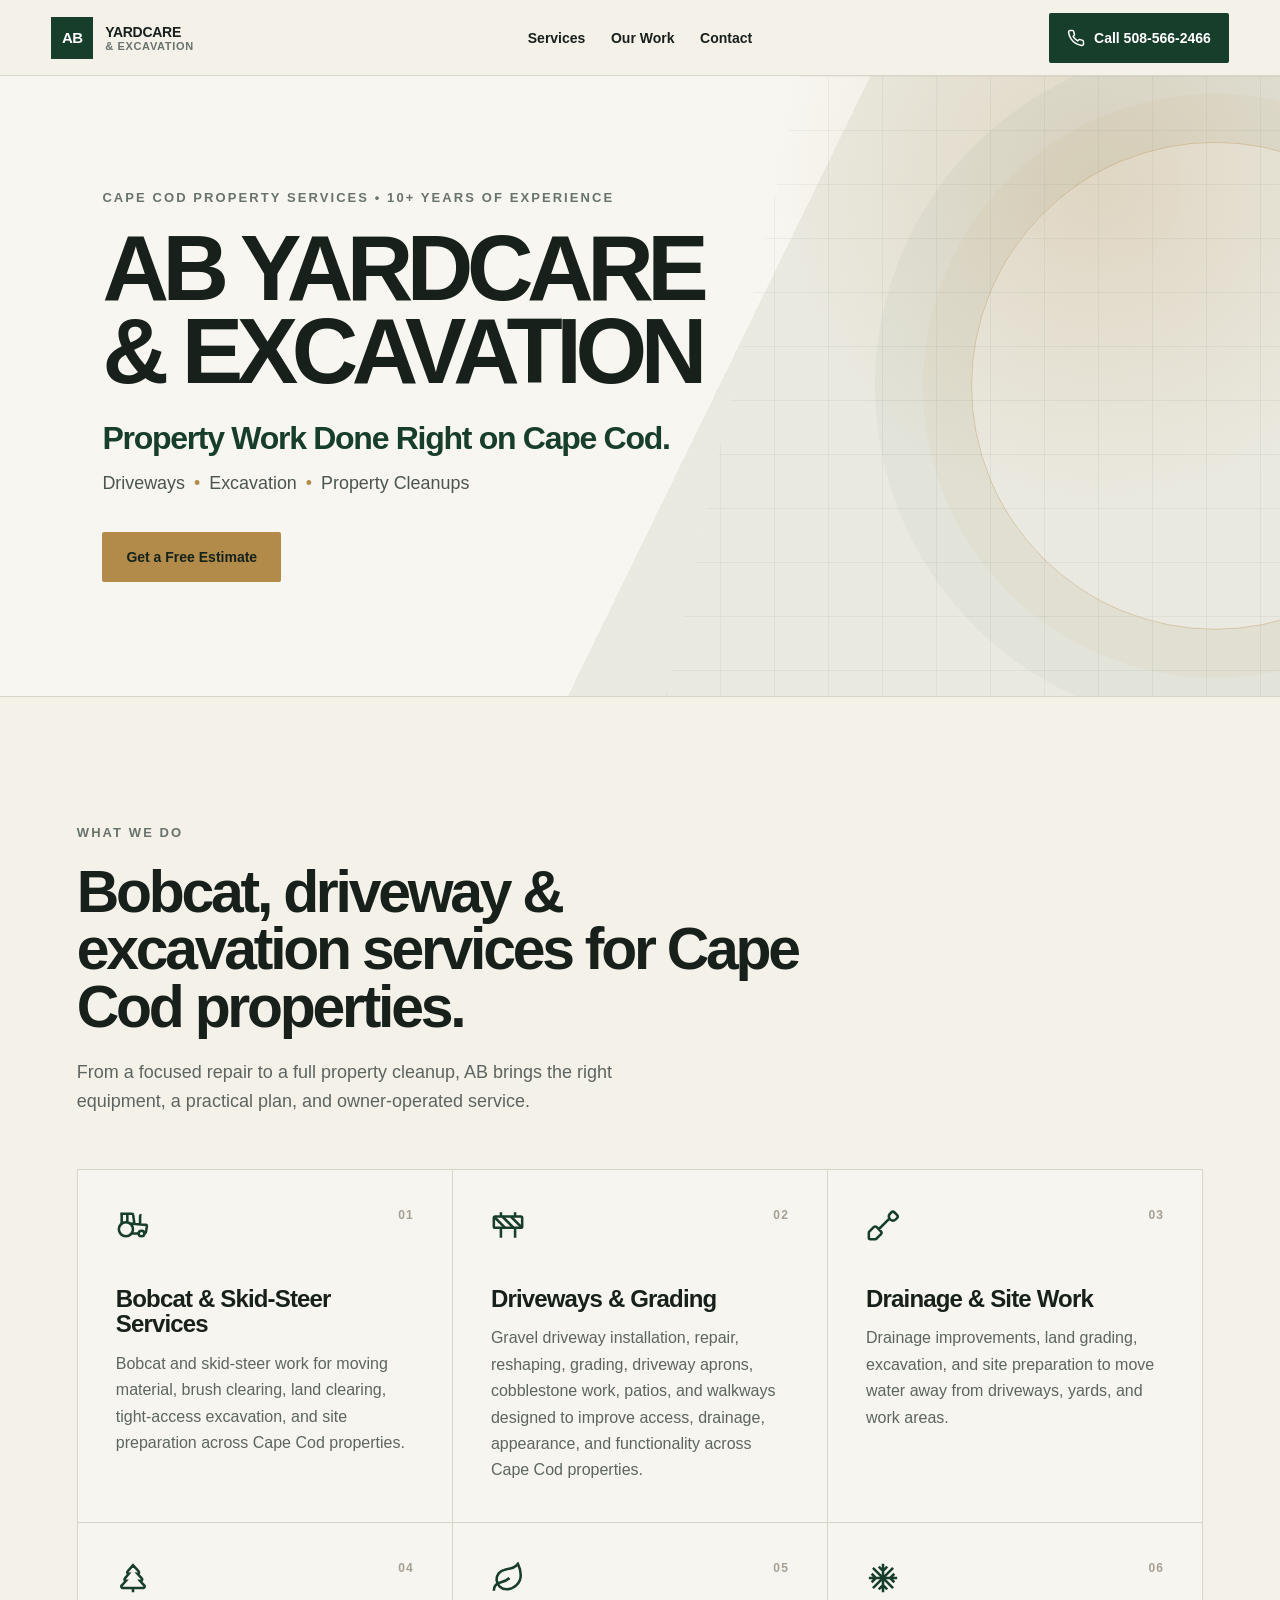
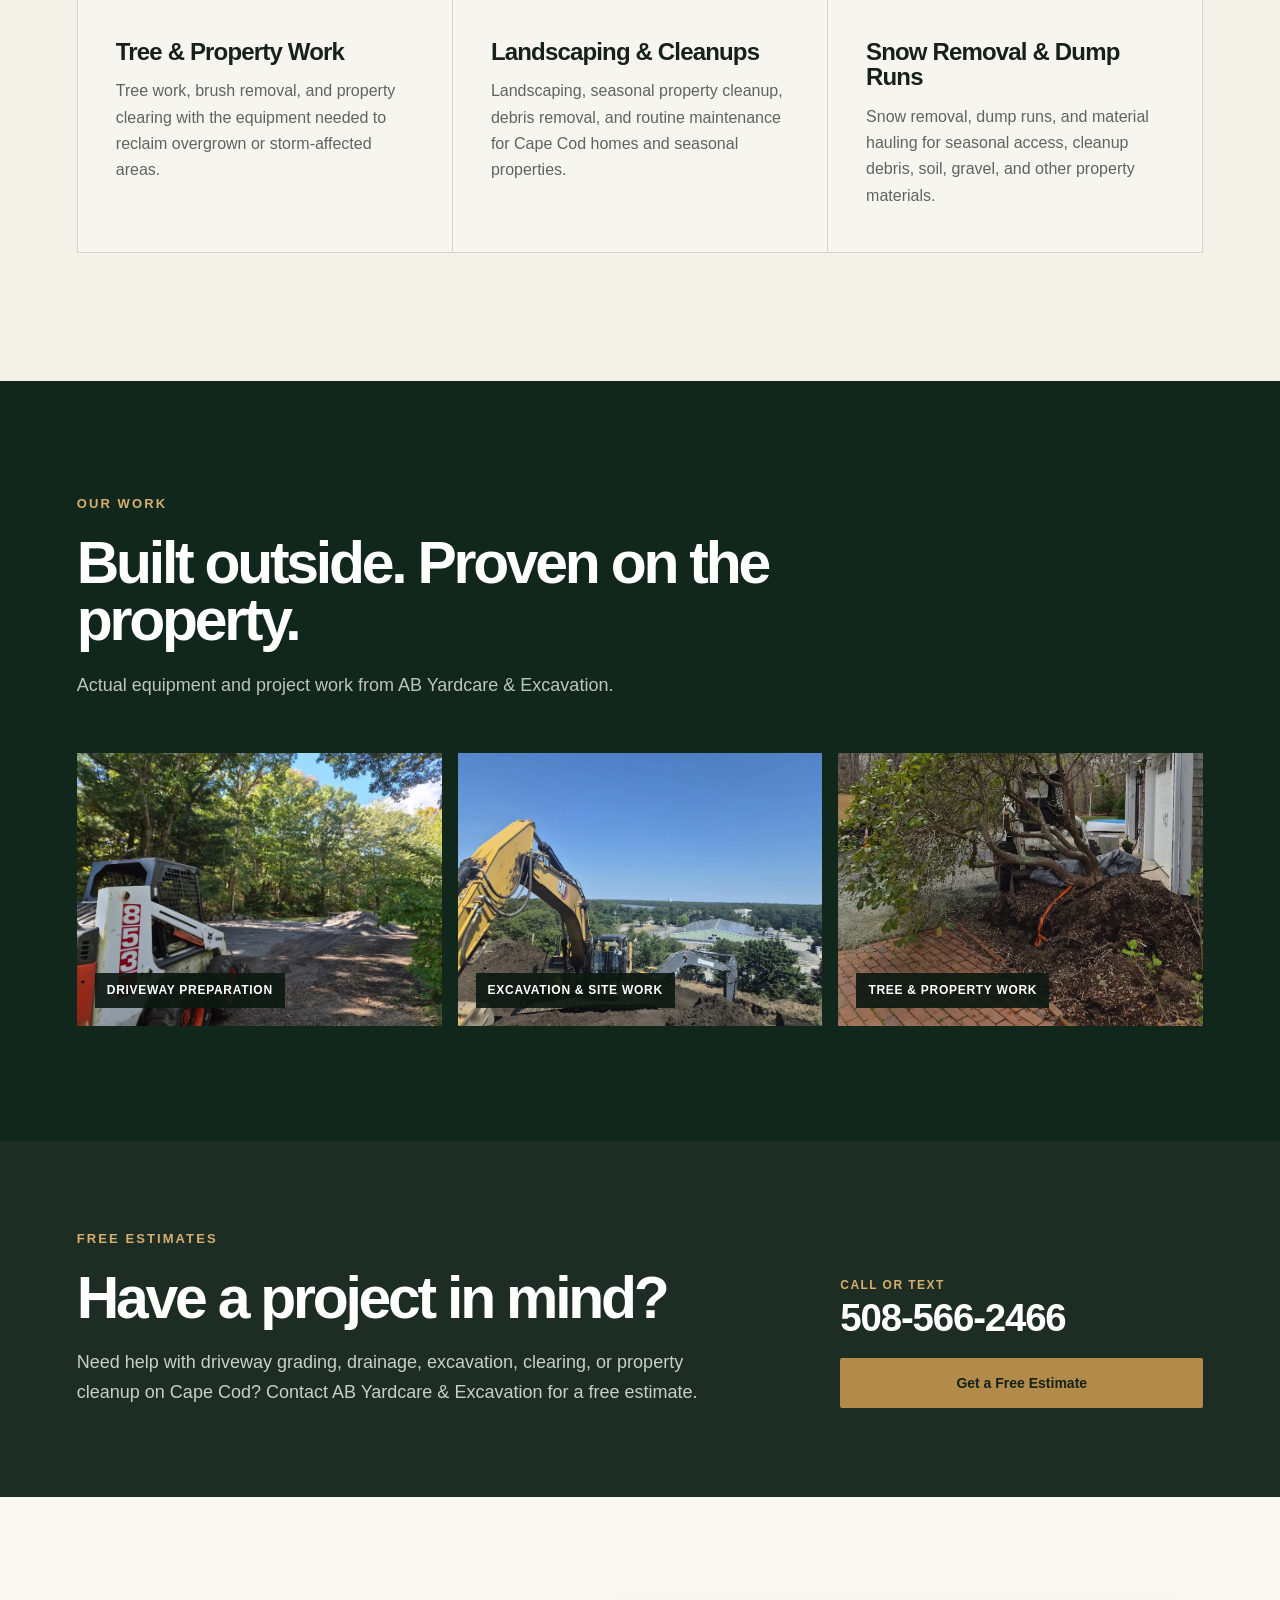
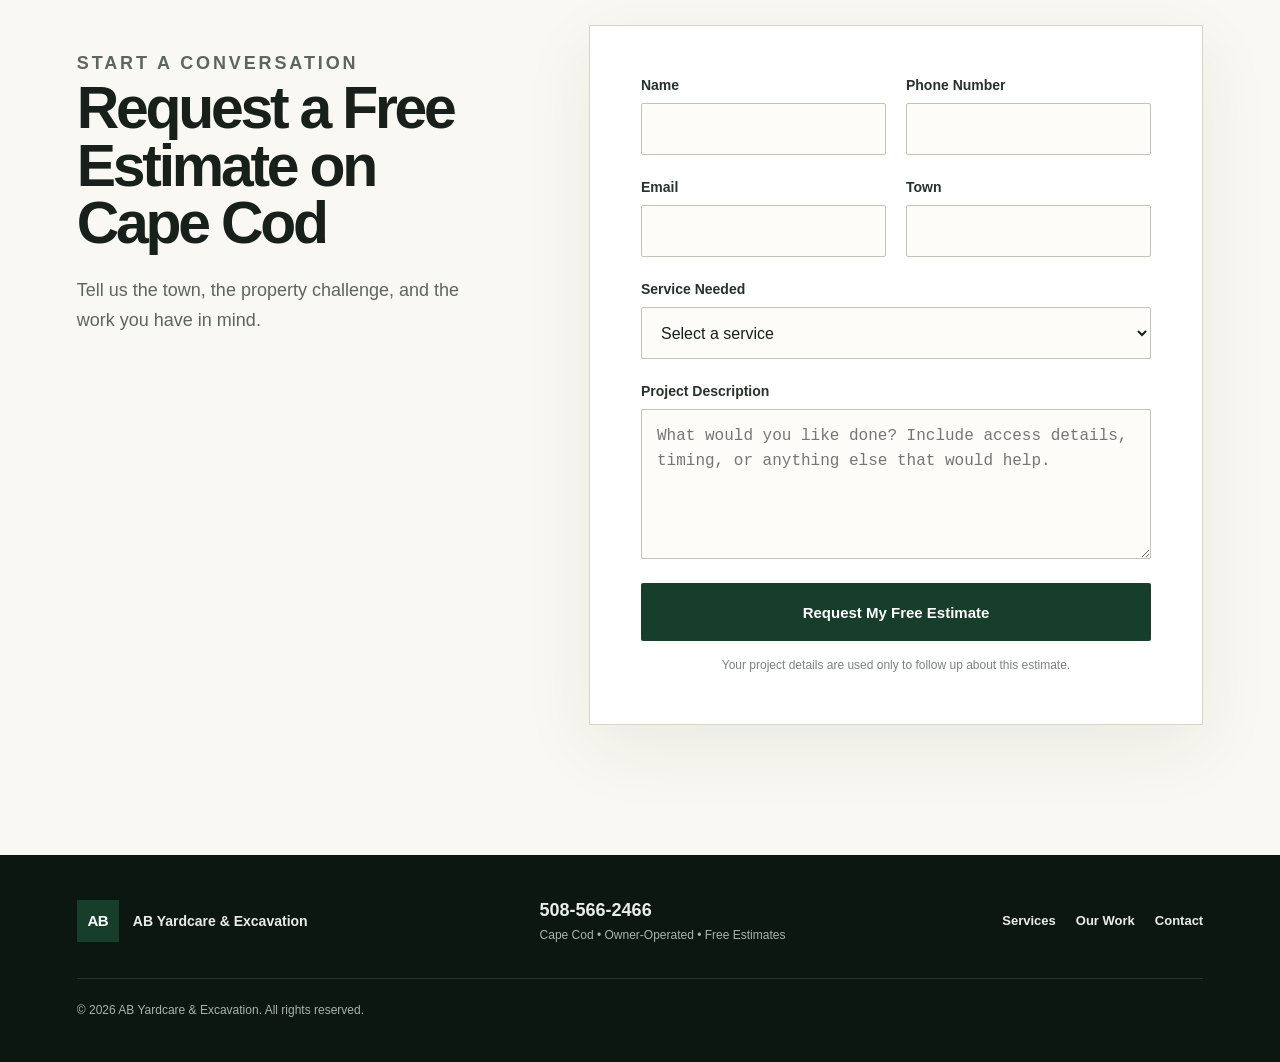
<file: index.html>
<!doctype html>
<html lang="en">
<head>
  <meta charset="utf-8">
  <meta name="viewport" content="width=device-width, initial-scale=1, viewport-fit=cover">
  <meta name="build" content="2026-10-06-github-reupload-1">
  <title>AB Yardcare &amp; Excavation | Bobcat &amp; Driveway Services Cape Cod</title>
  <meta name="description" content="AB Yardcare & Excavation provides Cape Cod Bobcat, driveway, grading, drainage and excavation services. Owner-operated, 10+ years. Free estimates.">
  <meta name="robots" content="index, follow">
  <link rel="canonical" href="https://qforman-dev.github.io/AB-Yardwork-Construction/">
  <link rel="icon" href="favicon.png" type="image/png">
  <link rel="stylesheet" href="styles.css?v=20261006-hero-background-1">
  <meta property="og:type" content="website">
  <meta property="og:title" content="AB Yardcare & Excavation | Bobcat & Driveway Services Cape Cod">
  <meta property="og:description" content="Cape Cod Bobcat, driveway, grading, drainage and excavation services. Owner-operated, 10+ years. Free estimates.">
  <meta property="og:url" content="https://qforman-dev.github.io/AB-Yardwork-Construction/">
  <meta property="og:image" content="https://qforman-dev.github.io/AB-Yardwork-Construction/assets/cape-cod-bobcat-gravel-driveway.webp">
  <script src="app.js?v=20261006-brand-update-1" defer></script>
</head>
<body>
<main>
  <header class="site-header">
    <a class="brand" href="#top" aria-label="AB Yardcare & Excavation home"><span class="brand-mark">AB</span><span>Yardcare <b>&amp; Excavation</b></span></a>
    <nav aria-label="Primary navigation"><a href="#services">Services</a><a href="#work">Our Work</a><a href="#contact">Contact</a></nav>
    <a class="button header-call" href="tel:+15085662466"><svg class="phone-icon" viewBox="0 0 24 24" fill="none" stroke="currentColor" stroke-width="2" stroke-linecap="round" stroke-linejoin="round" aria-hidden="true"><path d="M22 16.92v3a2 2 0 0 1-2.18 2 19.79 19.79 0 0 1-8.63-3.07 19.5 19.5 0 0 1-6-6A19.79 19.79 0 0 1 2.12 4.18 2 2 0 0 1 4.11 2h3a2 2 0 0 1 2 1.72c.13.96.36 1.9.69 2.8a2 2 0 0 1-.45 2.11L8.09 9.91a16 16 0 0 0 6 6l1.27-1.27a2 2 0 0 1 2.11-.45c.91.33 1.85.56 2.81.69A2 2 0 0 1 22 16.92Z"/></svg><span>Call 508-566-2466</span></a>
  </header>

  <section class="hero" id="top">
    <div class="hero-copy">
      <p class="eyebrow">Cape Cod property services • 10+ years of experience</p>
      <h1>AB Yardcare<br>&amp; Excavation</h1>
      <h2>Property Work Done Right on Cape Cod.</h2>
      <p class="hero-services">Driveways <span>•</span> Excavation <span>•</span> Property Cleanups</p>
      <div class="hero-actions"><a class="button button-gold" href="#contact">Get a Free Estimate</a></div>
    </div>
  </section>

  <section class="section services-section" id="services">
    <div class="section-heading">
      <p class="eyebrow">What we do</p>
      <h2>Bobcat, driveway &amp; excavation services for Cape Cod properties.</h2>
      <p>From a focused repair to a full property cleanup, AB brings the right equipment, a practical plan, and owner-operated service.</p>
    </div>
    <div class="service-grid">
      <article class="service-card"><div class="service-number">01</div><svg viewBox="0 0 24 24" fill="none" stroke="currentColor" stroke-width="2" aria-hidden="true"><path d="m10 11 11 .9a1 1 0 0 1 .8 1.1l-.7 4.2a1 1 0 0 1-1 .8H20M16 18h-5M18 5a1 1 0 0 0-1 1v5.6M3 4h8.1a1 1 0 0 1 1 .9l.9 6.3M4 11V4M8 10V4"/><circle cx="18" cy="18" r="2"/><circle cx="7" cy="15" r="5"/></svg><h3>Bobcat &amp; Skid-Steer Services</h3><p>Bobcat and skid-steer work for moving material, brush clearing, land clearing, tight-access excavation, and site preparation across Cape Cod properties.</p></article>
      <article class="service-card"><div class="service-number">02</div><svg viewBox="0 0 24 24" fill="none" stroke="currentColor" stroke-width="2" aria-hidden="true"><rect x="2" y="6" width="20" height="8" rx="1"/><path d="M17 14v7M7 14v7M17 3v3M7 3v3M10 14 2 6M14 6l8 8M8 6l8 8"/></svg><h3>Driveways &amp; Grading</h3><p>Gravel driveway installation, repair, reshaping, grading, driveway aprons, cobblestone work, patios, and walkways designed to improve access, drainage, appearance, and functionality across Cape Cod properties.</p></article>
      <article class="service-card"><div class="service-number">03</div><svg viewBox="0 0 24 24" fill="none" stroke="currentColor" stroke-width="2" aria-hidden="true"><path d="m20 3 2 2a1.5 1.5 0 0 1 0 2l-1 1a3 3 0 0 1-4 0 3 3 0 0 1 0-4l1-1a1.5 1.5 0 0 1 2 0ZM3 22a1 1 0 0 1-1-1v-3.6a1 1 0 0 1 .3-.7l3.3-3.3a1.2 1.2 0 0 1 1.8 0l3.2 3.2a1.2 1.2 0 0 1 0 1.8l-3.3 3.3a1 1 0 0 1-.7.3ZM9 15l8-8"/></svg><h3>Drainage &amp; Site Work</h3><p>Drainage improvements, land grading, excavation, and site preparation to move water away from driveways, yards, and work areas.</p></article>
      <article class="service-card"><div class="service-number">04</div><svg viewBox="0 0 24 24" fill="none" stroke="currentColor" stroke-width="2" aria-hidden="true"><path d="m17 14 3 3.3a1 1 0 0 1-.7 1.7H4.7a1 1 0 0 1-.7-1.7L7 14a1 1 0 0 1-.7-1.7L9 9a1 1 0 0 1-.8-1.7L12 3l4 4.3a1 1 0 0 1-.8 1.7l3 3.3a1 1 0 0 1-.7 1.7H17ZM12 22v-3"/></svg><h3>Tree &amp; Property Work</h3><p>Tree work, brush removal, and property clearing with the equipment needed to reclaim overgrown or storm-affected areas.</p></article>
      <article class="service-card"><div class="service-number">05</div><svg viewBox="0 0 24 24" fill="none" stroke="currentColor" stroke-width="2" aria-hidden="true"><path d="M11 20A7 7 0 0 1 9.8 6.1C15.5 5 17 4.5 19 2c1 2 2 4.2 2 8 0 5.5-4.8 10-10 10ZM2 21c0-3 1.9-5.4 5.1-6C9.5 14.5 12 13 13 12"/></svg><h3>Landscaping &amp; Cleanups</h3><p>Landscaping, seasonal property cleanup, debris removal, and routine maintenance for Cape Cod homes and seasonal properties.</p></article>
      <article class="service-card"><div class="service-number">06</div><svg viewBox="0 0 24 24" fill="none" stroke="currentColor" stroke-width="2" aria-hidden="true"><path d="M12 2v20M2 12h20M4.9 4.9l14.2 14.2M19.1 4.9 4.9 19.1M9 4l3 3 3-3M9 20l3-3 3 3M4 9l3 3-3 3M20 9l-3 3 3 3"/></svg><h3>Snow Removal &amp; Dump Runs</h3><p>Snow removal, dump runs, and material hauling for seasonal access, cleanup debris, soil, gravel, and other property materials.</p></article>
    </div>
  </section>

  <section class="work-section" id="work">
    <div class="section-heading section-heading-light"><p class="eyebrow">Our work</p><h2>Built outside. Proven on the property.</h2><p>Actual equipment and project work from AB Yardcare &amp; Excavation.</p></div>
    <div class="project-grid">
      <figure class="project project-1"><img src="assets/cape-cod-bobcat-gravel-driveway.webp" width="1600" height="1200" alt="AB Yardcare & Excavation Bobcat grading a gravel driveway on Cape Cod" loading="lazy"><figcaption>Driveway preparation</figcaption></figure>
      <figure class="project project-2"><img src="assets/cape-cod-excavation-site-work.webp?v=20261006-gallery-image-1" width="2048" height="1325" alt="Excavators completing site work and land grading on Cape Cod" loading="lazy"><figcaption>Excavation &amp; site work</figcaption></figure>
      <figure class="project project-3"><img src="assets/cape-cod-tree-property-work.webp" width="1089" height="1450" alt="Tree and root ball removal at a Cape Cod residential property" loading="lazy"><figcaption>Tree &amp; property work</figcaption></figure>
    </div>
  </section>

  <section class="cta-section"><div><p class="eyebrow">Free estimates</p><h2>Have a project in mind?</h2><p>Need help with driveway grading, drainage, excavation, clearing, or property cleanup on Cape Cod? Contact AB Yardcare &amp; Excavation for a free estimate.</p></div><div class="cta-actions"><a class="cta-phone" href="tel:+15085662466"><span>Call or Text</span>508-566-2466</a><a class="button button-gold" href="#contact">Get a Free Estimate</a></div></section>

  <section class="contact-section" id="contact">
    <aside class="contact-aside"><p class="eyebrow">Start a conversation</p><h2>Request a Free Estimate on Cape Cod</h2><p>Tell us the town, the property challenge, and the work you have in mind.</p></aside>
    <form id="estimate-form" class="estimate-form" action="https://formspree.io/f/meaeqwyz" method="POST">
      <div class="form-row"><label>Name<input name="name" autocomplete="name" required maxlength="100"></label><label>Phone Number<input name="phone" type="tel" autocomplete="tel" required maxlength="30"></label></div>
      <div class="form-row"><label>Email<input name="email" type="email" autocomplete="email" maxlength="160"></label><label>Town<input name="propertyAddress" autocomplete="address-level2" required maxlength="200"></label></div>
      <label>Service Needed<select class="form-select" name="serviceNeeded" required><option value="" disabled selected>Select a service</option><option>Bobcat &amp; Skid-Steer Services</option><option>Driveways &amp; Grading</option><option>Drainage &amp; Site Work</option><option>Tree &amp; Property Work</option><option>Landscaping &amp; Cleanups</option><option>Snow Removal &amp; Dump Runs</option><option>Other / Not Sure</option></select></label>
      <label>Project Description<textarea name="projectDescription" required maxlength="2000" rows="6" placeholder="What would you like done? Include access details, timing, or anything else that would help."></textarea></label>
      <label class="honeypot" aria-hidden="true">Website<input name="_gotcha" tabindex="-1" autocomplete="off"></label>
      <button class="button submit-button" type="submit">Request My Free Estimate</button>
      <p id="form-message" class="form-message" role="status" hidden></p>
      <p class="privacy-note">Your project details are used only to follow up about this estimate.</p>
    </form>
  </section>

  <footer><div class="footer-brand"><span class="brand-mark">AB</span><span>AB Yardcare &amp; Excavation</span></div><div><a href="tel:+15085662466">508-566-2466</a><span>Cape Cod • Owner-Operated • Free Estimates</span></div><nav aria-label="Footer navigation"><a href="#services">Services</a><a href="#work">Our Work</a><a href="#contact">Contact</a></nav><small>© 2026 AB Yardcare &amp; Excavation. All rights reserved.</small></footer>
</main>
<script type="application/ld+json">{"@context":"https://schema.org","@type":["LocalBusiness","HomeAndConstructionBusiness"],"name":"AB Yardcare & Excavation","telephone":"+1-508-566-2466","url":"https://qforman-dev.github.io/AB-Yardwork-Construction/","areaServed":{"@type":"Place","name":"Cape Cod, Massachusetts"},"description":"Owner-operated Cape Cod property services company with more than 10 years of experience in Bobcat and skid-steer services, driveway grading, drainage, excavation, site work, clearing, landscaping, property cleanup, hauling, and snow removal."}</script>
</body>
</html>
</file>
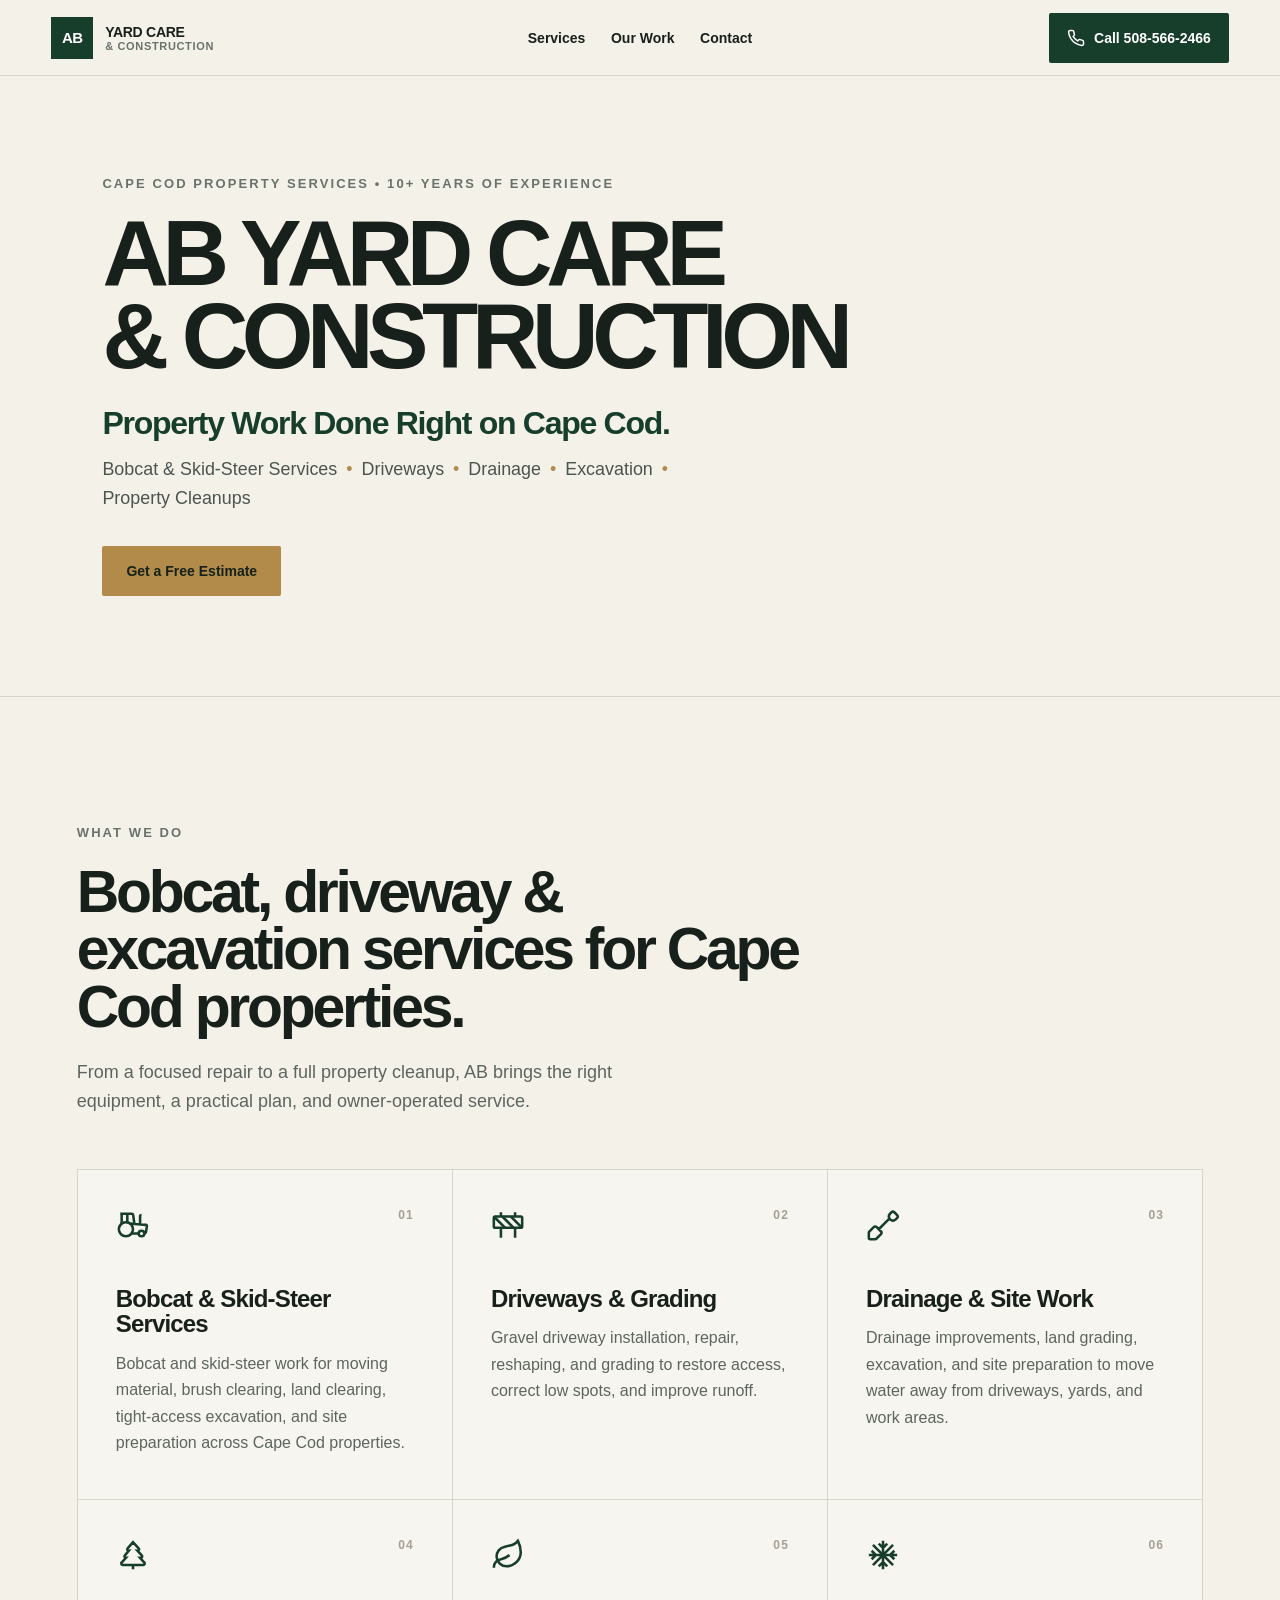
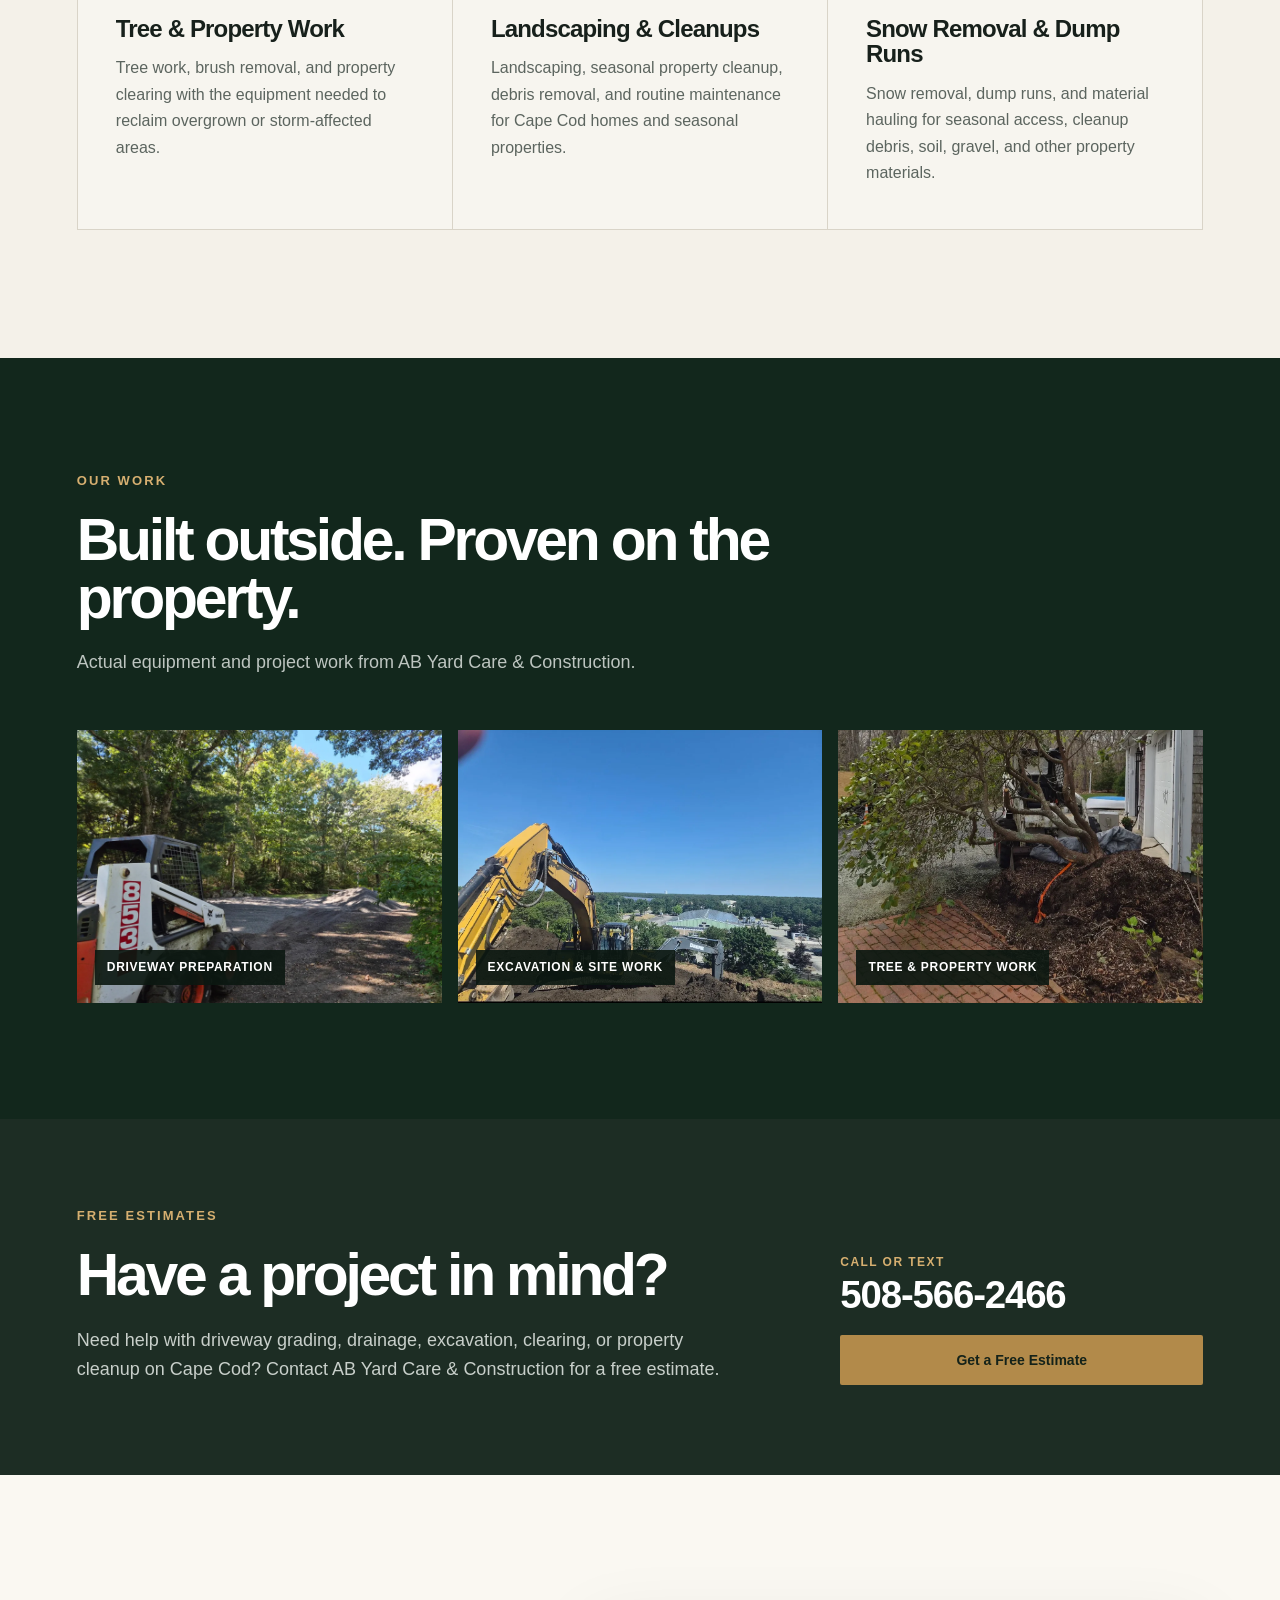
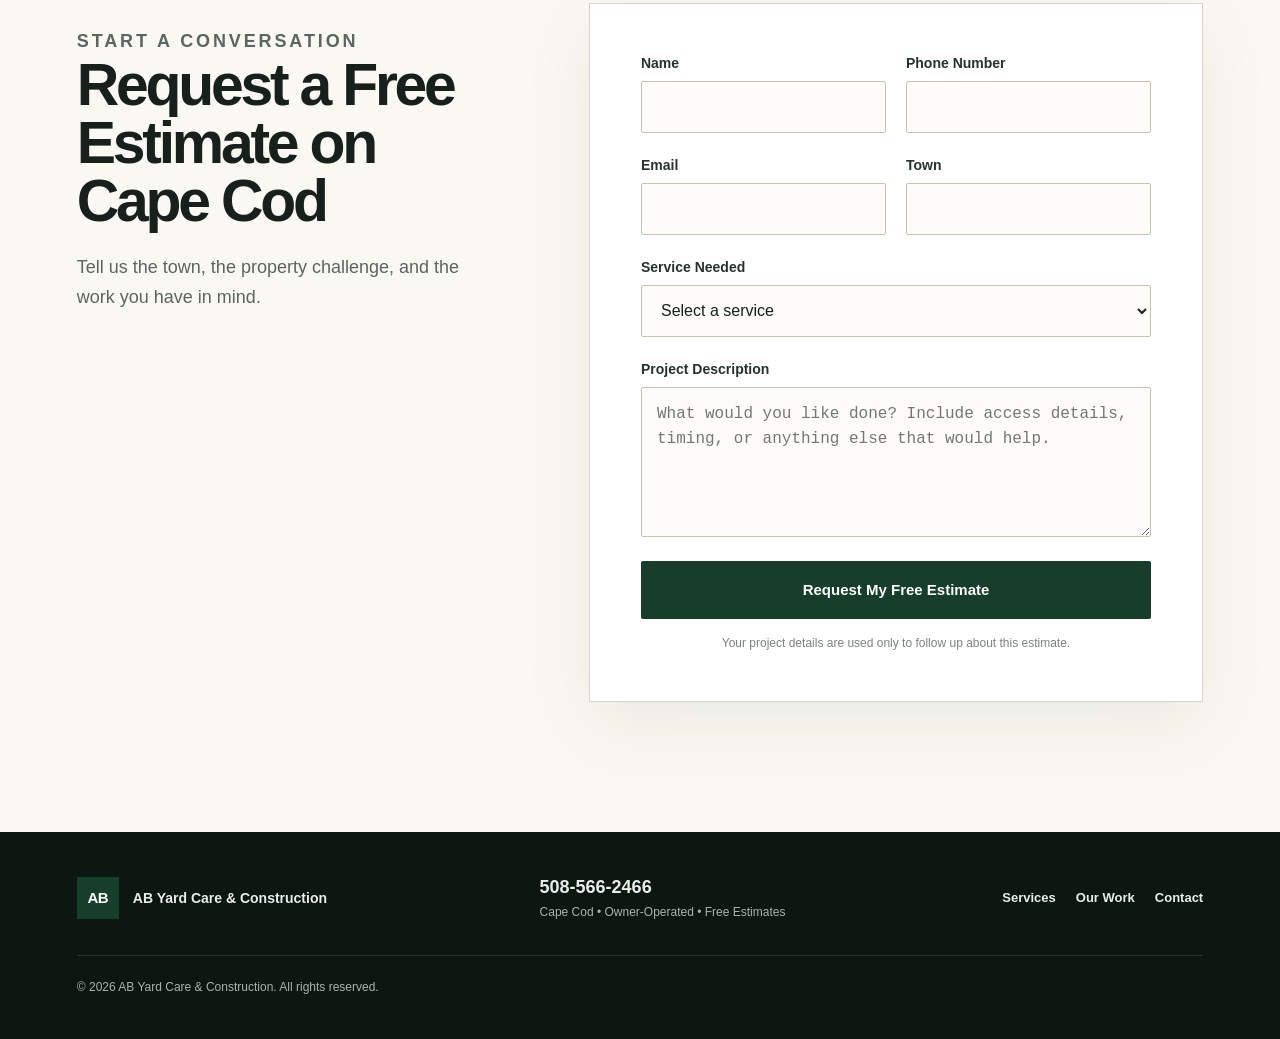
<file: ab-yard-care-construction-github-pages/index.html>
<!doctype html>
<html lang="en">
<head>
  <meta charset="utf-8">
  <meta name="viewport" content="width=device-width, initial-scale=1">
  <title>AB Yard Care &amp; Construction | Bobcat &amp; Driveway Services Cape Cod</title>
  <meta name="description" content="AB Yard Care & Construction provides Cape Cod Bobcat, driveway, grading, drainage and excavation services. Owner-operated, 10+ years. Free estimates.">
  <meta name="robots" content="index, follow">
  <link rel="canonical" href="https://qforman-dev.github.io/AB-Yardwork/">
  <link rel="icon" href="favicon.png" type="image/png">
  <link rel="stylesheet" href="styles.css">
  <meta property="og:type" content="website">
  <meta property="og:title" content="AB Yard Care & Construction | Bobcat & Driveway Services Cape Cod">
  <meta property="og:description" content="Cape Cod Bobcat, driveway, grading, drainage and excavation services. Owner-operated, 10+ years. Free estimates.">
  <meta property="og:url" content="https://qforman-dev.github.io/AB-Yardwork/">
  <meta property="og:image" content="https://qforman-dev.github.io/AB-Yardwork/assets/cape-cod-bobcat-gravel-driveway.webp">
  <script src="app.js" defer></script>
</head>
<body>
<main>
  <header class="site-header">
    <a class="brand" href="#top" aria-label="AB Yard Care & Construction home"><span class="brand-mark">AB</span><span>Yard Care <b>&amp; Construction</b></span></a>
    <nav aria-label="Primary navigation"><a href="#services">Services</a><a href="#work">Our Work</a><a href="#contact">Contact</a></nav>
    <a class="button header-call" href="tel:+15085662466"><svg class="phone-icon" viewBox="0 0 24 24" fill="none" stroke="currentColor" stroke-width="2" stroke-linecap="round" stroke-linejoin="round" aria-hidden="true"><path d="M22 16.92v3a2 2 0 0 1-2.18 2 19.79 19.79 0 0 1-8.63-3.07 19.5 19.5 0 0 1-6-6A19.79 19.79 0 0 1 2.12 4.18 2 2 0 0 1 4.11 2h3a2 2 0 0 1 2 1.72c.13.96.36 1.9.69 2.8a2 2 0 0 1-.45 2.11L8.09 9.91a16 16 0 0 0 6 6l1.27-1.27a2 2 0 0 1 2.11-.45c.91.33 1.85.56 2.81.69A2 2 0 0 1 22 16.92Z"/></svg><span>Call 508-566-2466</span></a>
  </header>

  <section class="hero" id="top">
    <div class="hero-copy">
      <p class="eyebrow">Cape Cod property services • 10+ years of experience</p>
      <h1>AB Yard Care<br>&amp; Construction</h1>
      <h2>Property Work Done Right on Cape Cod.</h2>
      <p class="hero-services">Bobcat &amp; Skid-Steer Services <span>•</span> Driveways <span>•</span> Drainage <span>•</span> Excavation <span>•</span> Property Cleanups</p>
      <div class="hero-actions"><a class="button button-gold" href="#contact">Get a Free Estimate</a></div>
    </div>
  </section>

  <section class="section services-section" id="services">
    <div class="section-heading">
      <p class="eyebrow">What we do</p>
      <h2>Bobcat, driveway &amp; excavation services for Cape Cod properties.</h2>
      <p>From a focused repair to a full property cleanup, AB brings the right equipment, a practical plan, and owner-operated service.</p>
    </div>
    <div class="service-grid">
      <article class="service-card"><div class="service-number">01</div><svg viewBox="0 0 24 24" fill="none" stroke="currentColor" stroke-width="2" aria-hidden="true"><path d="m10 11 11 .9a1 1 0 0 1 .8 1.1l-.7 4.2a1 1 0 0 1-1 .8H20M16 18h-5M18 5a1 1 0 0 0-1 1v5.6M3 4h8.1a1 1 0 0 1 1 .9l.9 6.3M4 11V4M8 10V4"/><circle cx="18" cy="18" r="2"/><circle cx="7" cy="15" r="5"/></svg><h3>Bobcat &amp; Skid-Steer Services</h3><p>Bobcat and skid-steer work for moving material, brush clearing, land clearing, tight-access excavation, and site preparation across Cape Cod properties.</p></article>
      <article class="service-card"><div class="service-number">02</div><svg viewBox="0 0 24 24" fill="none" stroke="currentColor" stroke-width="2" aria-hidden="true"><rect x="2" y="6" width="20" height="8" rx="1"/><path d="M17 14v7M7 14v7M17 3v3M7 3v3M10 14 2 6M14 6l8 8M8 6l8 8"/></svg><h3>Driveways &amp; Grading</h3><p>Gravel driveway installation, repair, reshaping, and grading to restore access, correct low spots, and improve runoff.</p></article>
      <article class="service-card"><div class="service-number">03</div><svg viewBox="0 0 24 24" fill="none" stroke="currentColor" stroke-width="2" aria-hidden="true"><path d="m20 3 2 2a1.5 1.5 0 0 1 0 2l-1 1a3 3 0 0 1-4 0 3 3 0 0 1 0-4l1-1a1.5 1.5 0 0 1 2 0ZM3 22a1 1 0 0 1-1-1v-3.6a1 1 0 0 1 .3-.7l3.3-3.3a1.2 1.2 0 0 1 1.8 0l3.2 3.2a1.2 1.2 0 0 1 0 1.8l-3.3 3.3a1 1 0 0 1-.7.3ZM9 15l8-8"/></svg><h3>Drainage &amp; Site Work</h3><p>Drainage improvements, land grading, excavation, and site preparation to move water away from driveways, yards, and work areas.</p></article>
      <article class="service-card"><div class="service-number">04</div><svg viewBox="0 0 24 24" fill="none" stroke="currentColor" stroke-width="2" aria-hidden="true"><path d="m17 14 3 3.3a1 1 0 0 1-.7 1.7H4.7a1 1 0 0 1-.7-1.7L7 14a1 1 0 0 1-.7-1.7L9 9a1 1 0 0 1-.8-1.7L12 3l4 4.3a1 1 0 0 1-.8 1.7l3 3.3a1 1 0 0 1-.7 1.7H17ZM12 22v-3"/></svg><h3>Tree &amp; Property Work</h3><p>Tree work, brush removal, and property clearing with the equipment needed to reclaim overgrown or storm-affected areas.</p></article>
      <article class="service-card"><div class="service-number">05</div><svg viewBox="0 0 24 24" fill="none" stroke="currentColor" stroke-width="2" aria-hidden="true"><path d="M11 20A7 7 0 0 1 9.8 6.1C15.5 5 17 4.5 19 2c1 2 2 4.2 2 8 0 5.5-4.8 10-10 10ZM2 21c0-3 1.9-5.4 5.1-6C9.5 14.5 12 13 13 12"/></svg><h3>Landscaping &amp; Cleanups</h3><p>Landscaping, seasonal property cleanup, debris removal, and routine maintenance for Cape Cod homes and seasonal properties.</p></article>
      <article class="service-card"><div class="service-number">06</div><svg viewBox="0 0 24 24" fill="none" stroke="currentColor" stroke-width="2" aria-hidden="true"><path d="M12 2v20M2 12h20M4.9 4.9l14.2 14.2M19.1 4.9 4.9 19.1M9 4l3 3 3-3M9 20l3-3 3 3M4 9l3 3-3 3M20 9l-3 3 3 3"/></svg><h3>Snow Removal &amp; Dump Runs</h3><p>Snow removal, dump runs, and material hauling for seasonal access, cleanup debris, soil, gravel, and other property materials.</p></article>
    </div>
  </section>

  <section class="work-section" id="work">
    <div class="section-heading section-heading-light"><p class="eyebrow">Our work</p><h2>Built outside. Proven on the property.</h2><p>Actual equipment and project work from AB Yard Care &amp; Construction.</p></div>
    <div class="project-grid">
      <figure class="project project-1"><img src="assets/cape-cod-bobcat-gravel-driveway.webp" width="1600" height="1200" alt="AB Yard Care Bobcat grading a gravel driveway on Cape Cod" loading="lazy"><figcaption>Driveway preparation</figcaption></figure>
      <figure class="project project-2"><img src="assets/cape-cod-excavation-site-work.webp" width="1179" height="890" alt="Excavators completing site work and land grading on Cape Cod" loading="lazy"><figcaption>Excavation &amp; site work</figcaption></figure>
      <figure class="project project-3"><img src="assets/cape-cod-tree-property-work.webp" width="1089" height="1450" alt="Tree and root ball removal at a Cape Cod residential property" loading="lazy"><figcaption>Tree &amp; property work</figcaption></figure>
    </div>
  </section>

  <section class="cta-section"><div><p class="eyebrow">Free estimates</p><h2>Have a project in mind?</h2><p>Need help with driveway grading, drainage, excavation, clearing, or property cleanup on Cape Cod? Contact AB Yard Care &amp; Construction for a free estimate.</p></div><div class="cta-actions"><a class="cta-phone" href="tel:+15085662466"><span>Call or Text</span>508-566-2466</a><a class="button button-gold" href="#contact">Get a Free Estimate</a></div></section>

  <section class="contact-section" id="contact">
    <aside class="contact-aside"><p class="eyebrow">Start a conversation</p><h2>Request a Free Estimate on Cape Cod</h2><p>Tell us the town, the property challenge, and the work you have in mind.</p></aside>
    <form id="estimate-form" class="estimate-form" action="https://formspree.io/f/meaeqwyz" method="POST">
      <div class="form-row"><label>Name<input name="name" autocomplete="name" required maxlength="100"></label><label>Phone Number<input name="phone" type="tel" autocomplete="tel" required maxlength="30"></label></div>
      <div class="form-row"><label>Email<input name="email" type="email" autocomplete="email" maxlength="160"></label><label>Town<input name="propertyAddress" autocomplete="address-level2" required maxlength="200"></label></div>
      <label>Service Needed<select class="form-select" name="serviceNeeded" required><option value="" disabled selected>Select a service</option><option>Bobcat &amp; Skid-Steer Services</option><option>Driveways &amp; Grading</option><option>Drainage &amp; Site Work</option><option>Tree &amp; Property Work</option><option>Landscaping &amp; Cleanups</option><option>Snow Removal &amp; Dump Runs</option><option>Other / Not Sure</option></select></label>
      <label>Project Description<textarea name="projectDescription" required maxlength="2000" rows="6" placeholder="What would you like done? Include access details, timing, or anything else that would help."></textarea></label>
      <label class="honeypot" aria-hidden="true">Website<input name="_gotcha" tabindex="-1" autocomplete="off"></label>
      <button class="button submit-button" type="submit">Request My Free Estimate</button>
      <p id="form-message" class="form-message" role="status" hidden></p>
      <p class="privacy-note">Your project details are used only to follow up about this estimate.</p>
    </form>
  </section>

  <footer><div class="footer-brand"><span class="brand-mark">AB</span><span>AB Yard Care &amp; Construction</span></div><div><a href="tel:+15085662466">508-566-2466</a><span>Cape Cod • Owner-Operated • Free Estimates</span></div><nav aria-label="Footer navigation"><a href="#services">Services</a><a href="#work">Our Work</a><a href="#contact">Contact</a></nav><small>© 2026 AB Yard Care &amp; Construction. All rights reserved.</small></footer>
</main>
<script type="application/ld+json">{"@context":"https://schema.org","@type":["LocalBusiness","HomeAndConstructionBusiness"],"name":"AB Yard Care & Construction","telephone":"+1-508-566-2466","url":"https://qforman-dev.github.io/AB-Yardwork/","areaServed":{"@type":"Place","name":"Cape Cod, Massachusetts"},"description":"Owner-operated Cape Cod property services company with more than 10 years of experience in Bobcat and skid-steer services, driveway grading, drainage, excavation, site work, clearing, landscaping, property cleanup, hauling, and snow removal."}</script>
</body>
</html>
</file>
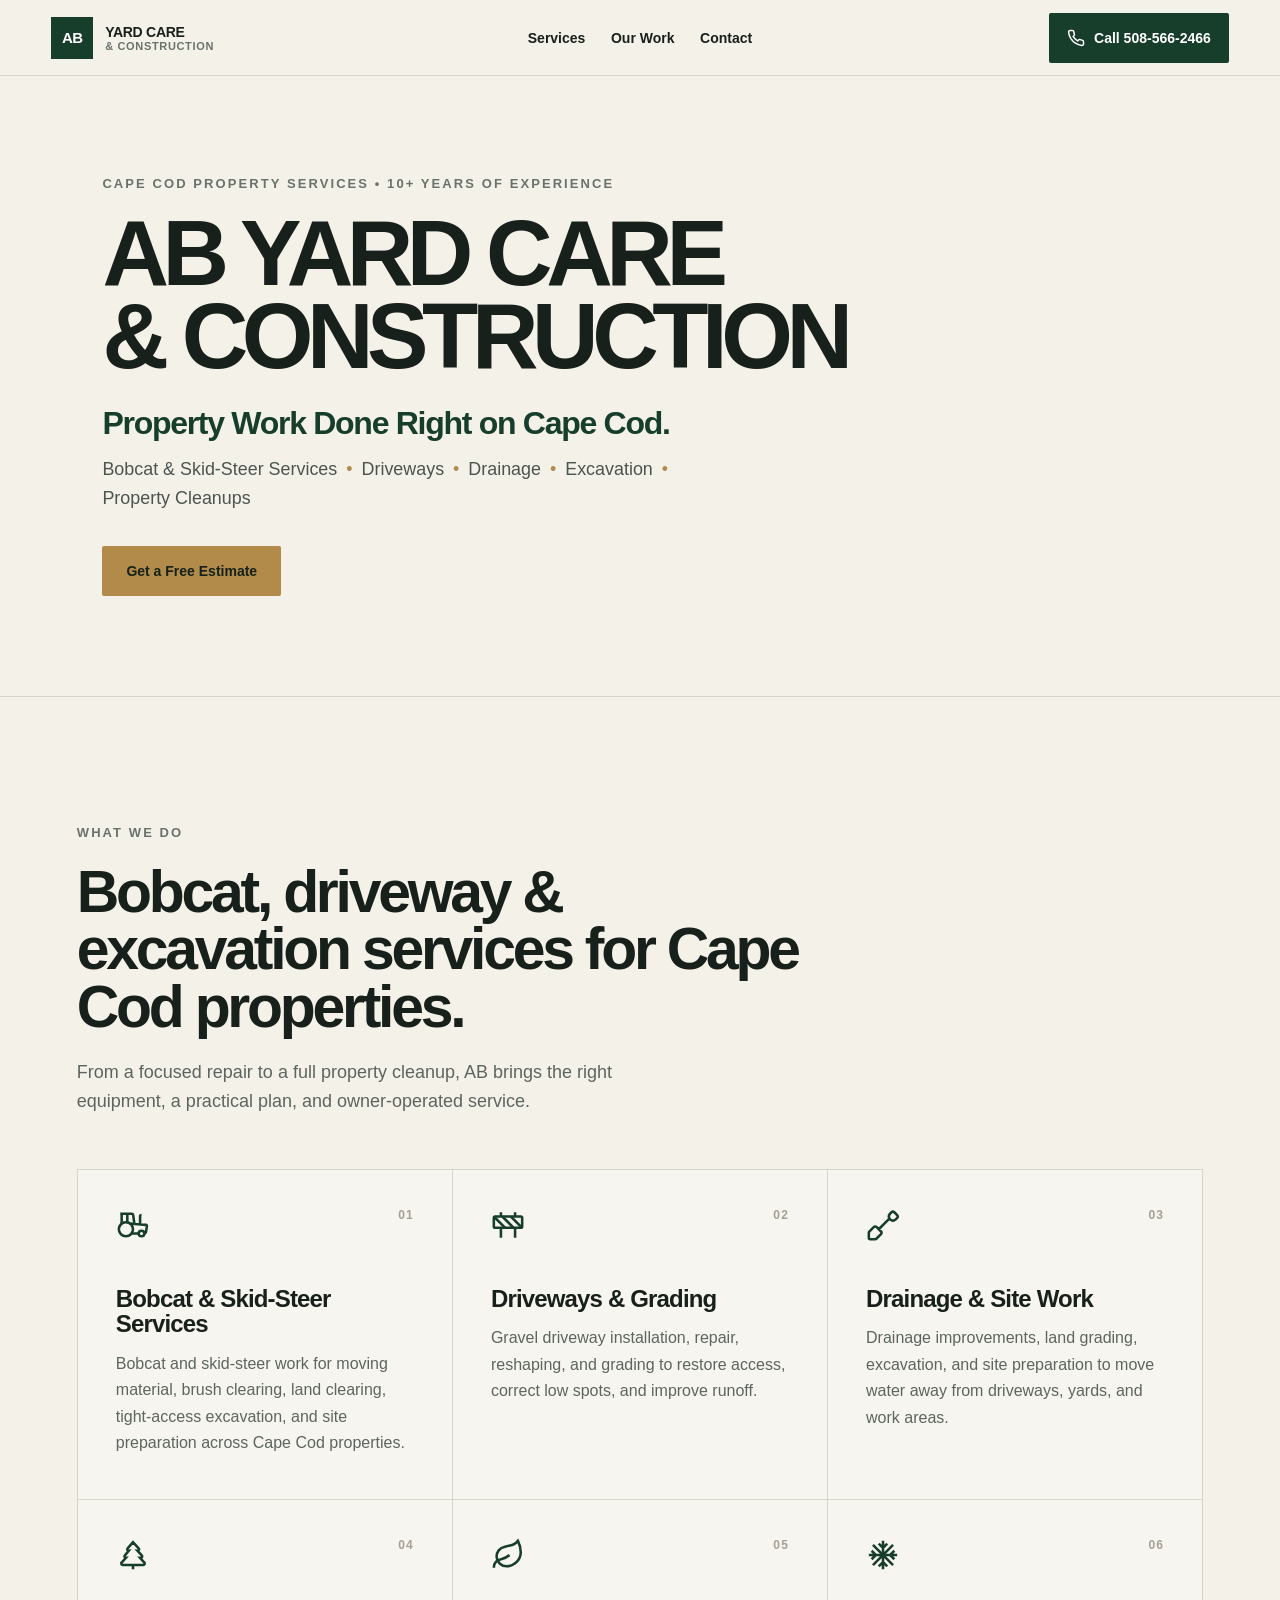
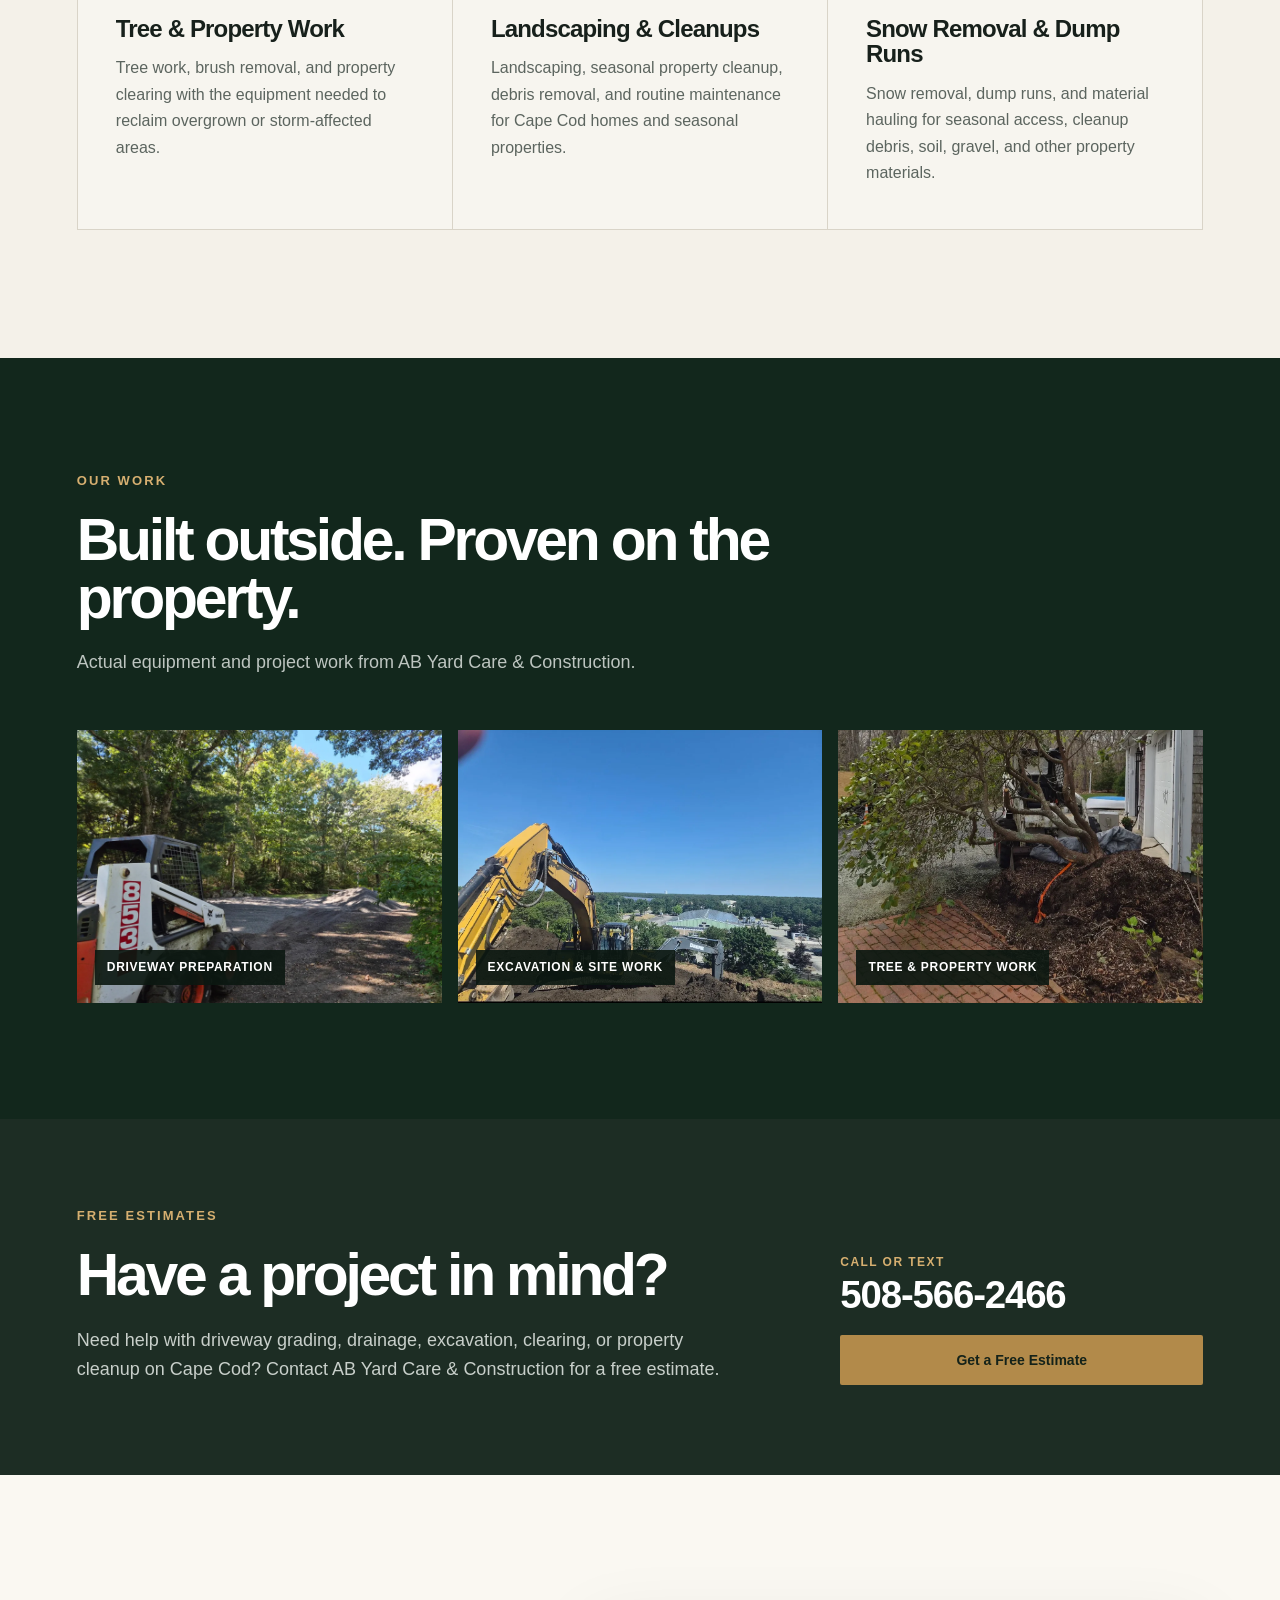
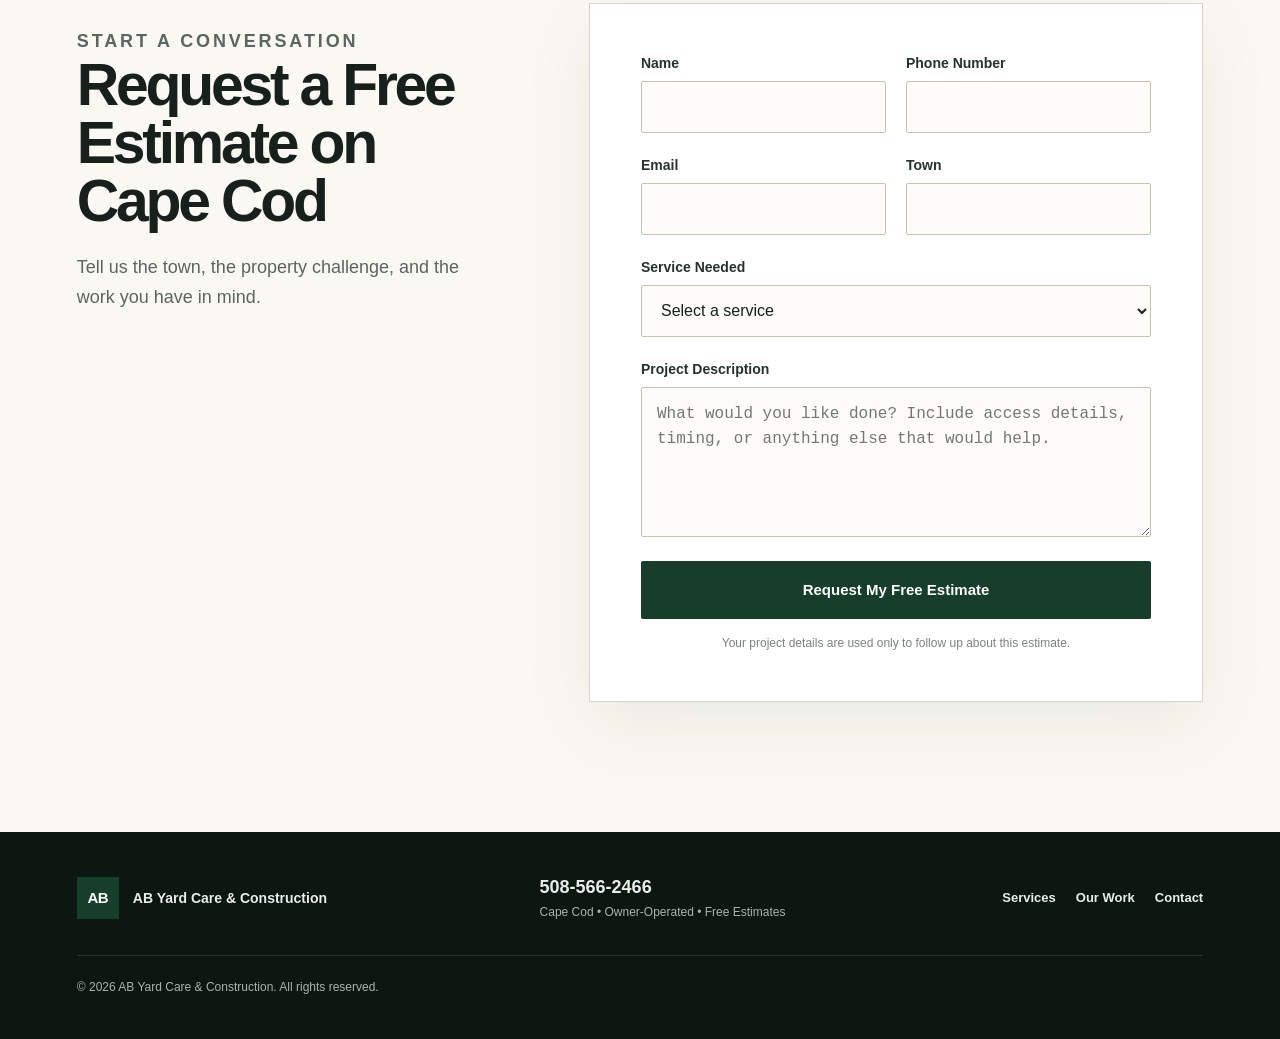
<file: UPLOAD-TO-REPO-ROOT-ab-yard-care-mobile-fix/index.html>
<!doctype html>
<html lang="en">
<head>
  <meta charset="utf-8">
  <meta name="viewport" content="width=device-width, initial-scale=1, viewport-fit=cover">
  <meta name="build" content="2026-10-05-mobile-fix-2">
  <title>AB Yard Care &amp; Construction | Bobcat &amp; Driveway Services Cape Cod</title>
  <meta name="description" content="AB Yard Care & Construction provides Cape Cod Bobcat, driveway, grading, drainage and excavation services. Owner-operated, 10+ years. Free estimates.">
  <meta name="robots" content="index, follow">
  <link rel="canonical" href="https://qforman-dev.github.io/AB-Yardwork-Construction/">
  <link rel="icon" href="favicon.png" type="image/png">
  <link rel="stylesheet" href="styles.css?v=20261005-mobile-fix-2">
  <meta property="og:type" content="website">
  <meta property="og:title" content="AB Yard Care & Construction | Bobcat & Driveway Services Cape Cod">
  <meta property="og:description" content="Cape Cod Bobcat, driveway, grading, drainage and excavation services. Owner-operated, 10+ years. Free estimates.">
  <meta property="og:url" content="https://qforman-dev.github.io/AB-Yardwork-Construction/">
  <meta property="og:image" content="https://qforman-dev.github.io/AB-Yardwork-Construction/assets/cape-cod-bobcat-gravel-driveway.webp">
  <script src="app.js?v=20261005-mobile-fix-2" defer></script>
</head>
<body>
<main>
  <header class="site-header">
    <a class="brand" href="#top" aria-label="AB Yard Care & Construction home"><span class="brand-mark">AB</span><span>Yard Care <b>&amp; Construction</b></span></a>
    <nav aria-label="Primary navigation"><a href="#services">Services</a><a href="#work">Our Work</a><a href="#contact">Contact</a></nav>
    <a class="button header-call" href="tel:+15085662466"><svg class="phone-icon" viewBox="0 0 24 24" fill="none" stroke="currentColor" stroke-width="2" stroke-linecap="round" stroke-linejoin="round" aria-hidden="true"><path d="M22 16.92v3a2 2 0 0 1-2.18 2 19.79 19.79 0 0 1-8.63-3.07 19.5 19.5 0 0 1-6-6A19.79 19.79 0 0 1 2.12 4.18 2 2 0 0 1 4.11 2h3a2 2 0 0 1 2 1.72c.13.96.36 1.9.69 2.8a2 2 0 0 1-.45 2.11L8.09 9.91a16 16 0 0 0 6 6l1.27-1.27a2 2 0 0 1 2.11-.45c.91.33 1.85.56 2.81.69A2 2 0 0 1 22 16.92Z"/></svg><span>Call 508-566-2466</span></a>
  </header>

  <section class="hero" id="top">
    <div class="hero-copy">
      <p class="eyebrow">Cape Cod property services • 10+ years of experience</p>
      <h1>AB Yard Care<br>&amp; Construction</h1>
      <h2>Property Work Done Right on Cape Cod.</h2>
      <p class="hero-services">Bobcat &amp; Skid-Steer Services <span>•</span> Driveways <span>•</span> Drainage <span>•</span> Excavation <span>•</span> Property Cleanups</p>
      <div class="hero-actions"><a class="button button-gold" href="#contact">Get a Free Estimate</a></div>
    </div>
  </section>

  <section class="section services-section" id="services">
    <div class="section-heading">
      <p class="eyebrow">What we do</p>
      <h2>Bobcat, driveway &amp; excavation services for Cape Cod properties.</h2>
      <p>From a focused repair to a full property cleanup, AB brings the right equipment, a practical plan, and owner-operated service.</p>
    </div>
    <div class="service-grid">
      <article class="service-card"><div class="service-number">01</div><svg viewBox="0 0 24 24" fill="none" stroke="currentColor" stroke-width="2" aria-hidden="true"><path d="m10 11 11 .9a1 1 0 0 1 .8 1.1l-.7 4.2a1 1 0 0 1-1 .8H20M16 18h-5M18 5a1 1 0 0 0-1 1v5.6M3 4h8.1a1 1 0 0 1 1 .9l.9 6.3M4 11V4M8 10V4"/><circle cx="18" cy="18" r="2"/><circle cx="7" cy="15" r="5"/></svg><h3>Bobcat &amp; Skid-Steer Services</h3><p>Bobcat and skid-steer work for moving material, brush clearing, land clearing, tight-access excavation, and site preparation across Cape Cod properties.</p></article>
      <article class="service-card"><div class="service-number">02</div><svg viewBox="0 0 24 24" fill="none" stroke="currentColor" stroke-width="2" aria-hidden="true"><rect x="2" y="6" width="20" height="8" rx="1"/><path d="M17 14v7M7 14v7M17 3v3M7 3v3M10 14 2 6M14 6l8 8M8 6l8 8"/></svg><h3>Driveways &amp; Grading</h3><p>Gravel driveway installation, repair, reshaping, and grading to restore access, correct low spots, and improve runoff.</p></article>
      <article class="service-card"><div class="service-number">03</div><svg viewBox="0 0 24 24" fill="none" stroke="currentColor" stroke-width="2" aria-hidden="true"><path d="m20 3 2 2a1.5 1.5 0 0 1 0 2l-1 1a3 3 0 0 1-4 0 3 3 0 0 1 0-4l1-1a1.5 1.5 0 0 1 2 0ZM3 22a1 1 0 0 1-1-1v-3.6a1 1 0 0 1 .3-.7l3.3-3.3a1.2 1.2 0 0 1 1.8 0l3.2 3.2a1.2 1.2 0 0 1 0 1.8l-3.3 3.3a1 1 0 0 1-.7.3ZM9 15l8-8"/></svg><h3>Drainage &amp; Site Work</h3><p>Drainage improvements, land grading, excavation, and site preparation to move water away from driveways, yards, and work areas.</p></article>
      <article class="service-card"><div class="service-number">04</div><svg viewBox="0 0 24 24" fill="none" stroke="currentColor" stroke-width="2" aria-hidden="true"><path d="m17 14 3 3.3a1 1 0 0 1-.7 1.7H4.7a1 1 0 0 1-.7-1.7L7 14a1 1 0 0 1-.7-1.7L9 9a1 1 0 0 1-.8-1.7L12 3l4 4.3a1 1 0 0 1-.8 1.7l3 3.3a1 1 0 0 1-.7 1.7H17ZM12 22v-3"/></svg><h3>Tree &amp; Property Work</h3><p>Tree work, brush removal, and property clearing with the equipment needed to reclaim overgrown or storm-affected areas.</p></article>
      <article class="service-card"><div class="service-number">05</div><svg viewBox="0 0 24 24" fill="none" stroke="currentColor" stroke-width="2" aria-hidden="true"><path d="M11 20A7 7 0 0 1 9.8 6.1C15.5 5 17 4.5 19 2c1 2 2 4.2 2 8 0 5.5-4.8 10-10 10ZM2 21c0-3 1.9-5.4 5.1-6C9.5 14.5 12 13 13 12"/></svg><h3>Landscaping &amp; Cleanups</h3><p>Landscaping, seasonal property cleanup, debris removal, and routine maintenance for Cape Cod homes and seasonal properties.</p></article>
      <article class="service-card"><div class="service-number">06</div><svg viewBox="0 0 24 24" fill="none" stroke="currentColor" stroke-width="2" aria-hidden="true"><path d="M12 2v20M2 12h20M4.9 4.9l14.2 14.2M19.1 4.9 4.9 19.1M9 4l3 3 3-3M9 20l3-3 3 3M4 9l3 3-3 3M20 9l-3 3 3 3"/></svg><h3>Snow Removal &amp; Dump Runs</h3><p>Snow removal, dump runs, and material hauling for seasonal access, cleanup debris, soil, gravel, and other property materials.</p></article>
    </div>
  </section>

  <section class="work-section" id="work">
    <div class="section-heading section-heading-light"><p class="eyebrow">Our work</p><h2>Built outside. Proven on the property.</h2><p>Actual equipment and project work from AB Yard Care &amp; Construction.</p></div>
    <div class="project-grid">
      <figure class="project project-1"><img src="assets/cape-cod-bobcat-gravel-driveway.webp" width="1600" height="1200" alt="AB Yard Care Bobcat grading a gravel driveway on Cape Cod" loading="lazy"><figcaption>Driveway preparation</figcaption></figure>
      <figure class="project project-2"><img src="assets/cape-cod-excavation-site-work.webp" width="1179" height="890" alt="Excavators completing site work and land grading on Cape Cod" loading="lazy"><figcaption>Excavation &amp; site work</figcaption></figure>
      <figure class="project project-3"><img src="assets/cape-cod-tree-property-work.webp" width="1089" height="1450" alt="Tree and root ball removal at a Cape Cod residential property" loading="lazy"><figcaption>Tree &amp; property work</figcaption></figure>
    </div>
  </section>

  <section class="cta-section"><div><p class="eyebrow">Free estimates</p><h2>Have a project in mind?</h2><p>Need help with driveway grading, drainage, excavation, clearing, or property cleanup on Cape Cod? Contact AB Yard Care &amp; Construction for a free estimate.</p></div><div class="cta-actions"><a class="cta-phone" href="tel:+15085662466"><span>Call or Text</span>508-566-2466</a><a class="button button-gold" href="#contact">Get a Free Estimate</a></div></section>

  <section class="contact-section" id="contact">
    <aside class="contact-aside"><p class="eyebrow">Start a conversation</p><h2>Request a Free Estimate on Cape Cod</h2><p>Tell us the town, the property challenge, and the work you have in mind.</p></aside>
    <form id="estimate-form" class="estimate-form" action="https://formspree.io/f/meaeqwyz" method="POST">
      <div class="form-row"><label>Name<input name="name" autocomplete="name" required maxlength="100"></label><label>Phone Number<input name="phone" type="tel" autocomplete="tel" required maxlength="30"></label></div>
      <div class="form-row"><label>Email<input name="email" type="email" autocomplete="email" maxlength="160"></label><label>Town<input name="propertyAddress" autocomplete="address-level2" required maxlength="200"></label></div>
      <label>Service Needed<select class="form-select" name="serviceNeeded" required><option value="" disabled selected>Select a service</option><option>Bobcat &amp; Skid-Steer Services</option><option>Driveways &amp; Grading</option><option>Drainage &amp; Site Work</option><option>Tree &amp; Property Work</option><option>Landscaping &amp; Cleanups</option><option>Snow Removal &amp; Dump Runs</option><option>Other / Not Sure</option></select></label>
      <label>Project Description<textarea name="projectDescription" required maxlength="2000" rows="6" placeholder="What would you like done? Include access details, timing, or anything else that would help."></textarea></label>
      <label class="honeypot" aria-hidden="true">Website<input name="_gotcha" tabindex="-1" autocomplete="off"></label>
      <button class="button submit-button" type="submit">Request My Free Estimate</button>
      <p id="form-message" class="form-message" role="status" hidden></p>
      <p class="privacy-note">Your project details are used only to follow up about this estimate.</p>
    </form>
  </section>

  <footer><div class="footer-brand"><span class="brand-mark">AB</span><span>AB Yard Care &amp; Construction</span></div><div><a href="tel:+15085662466">508-566-2466</a><span>Cape Cod • Owner-Operated • Free Estimates</span></div><nav aria-label="Footer navigation"><a href="#services">Services</a><a href="#work">Our Work</a><a href="#contact">Contact</a></nav><small>© 2026 AB Yard Care &amp; Construction. All rights reserved.</small></footer>
</main>
<script type="application/ld+json">{"@context":"https://schema.org","@type":["LocalBusiness","HomeAndConstructionBusiness"],"name":"AB Yard Care & Construction","telephone":"+1-508-566-2466","url":"https://qforman-dev.github.io/AB-Yardwork-Construction/","areaServed":{"@type":"Place","name":"Cape Cod, Massachusetts"},"description":"Owner-operated Cape Cod property services company with more than 10 years of experience in Bobcat and skid-steer services, driveway grading, drainage, excavation, site work, clearing, landscaping, property cleanup, hauling, and snow removal."}</script>
</body>
</html>
</file>
<file: styles.css>
:root {
  --background: #f4f1e9;
  --foreground: #17201b;
  --card: #faf8f2;
  --card-foreground: #17201b;
  --popover: #ffffff;
  --popover-foreground: #17201b;
  --primary: #173d2b;
  --primary-foreground: #ffffff;
  --secondary: #e7e2d6;
  --secondary-foreground: #17201b;
  --muted: #e7e2d6;
  --muted-foreground: #68736c;
  --accent: #b28a4a;
  --accent-foreground: #142219;
  --destructive: #a2372d;
  --border: #d9d4c8;
  --input: #bdb7aa;
  --ring: #51705f;
  --radius: .25rem;
  --content-gutter: max(6vw, calc((100vw - 1440px) / 2));
  --header-gutter: max(4vw, calc((100vw - 1440px) / 2));
  --mobile-gutter: 22px;
}

* { box-sizing: border-box; }
html { width: 100%; min-width: 0; max-width: 100%; overflow-x: hidden; overflow-x: clip; scroll-behavior: smooth; scroll-padding-top: 76px; }
body { width: 100%; min-width: 0; max-width: 100%; margin: 0; overflow-x: hidden; overflow-x: clip; background: var(--background); color: var(--foreground); font-family: Arial, Helvetica, sans-serif; }
main, section, footer { width: 100%; min-width: 0; max-width: 100%; }
body, button, input, textarea, select { font-size: 16px; }
img { display: block; max-width: 100%; }
a { color: inherit; text-decoration: none; }
button, a, input, textarea, [role="radio"], [role="combobox"] { -webkit-tap-highlight-color: transparent; }
:focus-visible { outline: 3px solid rgba(178, 138, 74, .75); outline-offset: 3px; }

.site-header {
  position: sticky; top: 0; z-index: 1000; width: 100%; max-width: 100%; min-height: 76px; padding: 0 var(--header-gutter);
  display: grid; grid-template-columns: minmax(180px, 1fr) auto minmax(180px, 1fr); align-items: center; gap: clamp(14px, 2vw, 28px);
  background: var(--background); border-bottom: 1px solid var(--border);
}
.brand { display: inline-flex; align-items: center; gap: 12px; font-size: 14px; font-weight: 900; letter-spacing: -.02em; text-transform: uppercase; }
.brand b { display: block; font-size: 11px; letter-spacing: .06em; color: #68736c; }
.brand-mark { flex: 0 0 auto; width: 42px; height: 42px; display: grid; place-items: center; background: var(--primary); color: white; font-size: 15px; font-weight: 900; letter-spacing: -.04em; }
.site-header nav { display: flex; gap: clamp(14px, 2vw, 28px); font-size: 14px; font-weight: 800; white-space: nowrap; }
.site-header nav a:hover, .site-header nav a:focus-visible { color: var(--primary); }
.button { min-height: 50px; display: inline-flex; align-items: center; justify-content: center; gap: 9px; padding: 0 24px; background: var(--primary); color: white; font-size: 14px; font-weight: 900; border: 0; border-radius: 2px; cursor: pointer; transition: transform .18s ease, background .18s ease; }
.button:hover { transform: translateY(-1px); background: #0d2e1e; }
.button:disabled { cursor: not-allowed; opacity: .6; transform: none; }
.header-call { justify-self: end; padding-inline: 18px; white-space: nowrap; }
.phone-icon { flex: 0 0 auto; width: 18px; height: 18px; color: white; }
.button-gold { background: var(--accent); color: #142219; }
.button-gold:hover { background: #c39a58; }

.hero { position: relative; isolation: isolate; display: grid; grid-template-columns: minmax(0, 1fr); overflow: hidden; border-bottom: 1px solid var(--border); background: radial-gradient(circle at 86% 18%, rgba(178, 138, 74, .2), transparent 27%), linear-gradient(116deg, rgba(255, 255, 255, .34) 0 55%, rgba(23, 61, 43, .045) 55% 100%), var(--background); }
.hero::before, .hero::after { content: ""; position: absolute; pointer-events: none; }
.hero::before { z-index: 0; top: 0; right: 0; bottom: 0; width: min(48vw, 720px); opacity: .42; background-image: linear-gradient(rgba(23, 61, 43, .13) 1px, transparent 1px), linear-gradient(90deg, rgba(23, 61, 43, .13) 1px, transparent 1px); background-size: 54px 54px; clip-path: polygon(22% 0, 100% 0, 100% 100%, 0 100%); }
.hero::after { z-index: 0; top: 50%; right: -14vw; width: min(38vw, 560px); aspect-ratio: 1; border: 1px solid rgba(178, 138, 74, .38); border-radius: 50%; box-shadow: 0 0 0 48px rgba(178, 138, 74, .055), 0 0 0 96px rgba(23, 61, 43, .035); transform: translateY(-50%); }
.hero-copy { position: relative; z-index: 1; min-width: 0; min-height: 620px; display: flex; flex-direction: column; justify-content: center; align-items: flex-start; width: min(1280px, 100%); max-width: 100%; margin: 0 auto; padding: clamp(72px, 7vw, 104px) clamp(28px, 8vw, 128px); }
.eyebrow { margin: 0 0 22px; color: #68736c; font-size: 13px; font-weight: 900; letter-spacing: .16em; line-height: 1.2; text-transform: uppercase; }
h1 { margin: 0; max-width: 1060px; font-family: "Arial Narrow", Arial, Helvetica, sans-serif; font-size: clamp(62px, 7.2vw, 104px); font-stretch: condensed; line-height: .9; letter-spacing: -.07em; text-transform: uppercase; }
.hero h2 { margin: 28px 0 14px; color: var(--primary); font-size: clamp(25px, 2.5vw, 40px); line-height: 1.05; letter-spacing: -.04em; }
.hero-services { max-width: 620px; margin: 0; color: #4b554f; font-size: clamp(16px, 1.4vw, 20px); line-height: 1.6; }
.hero-services span { color: var(--accent); padding: 0 4px; }
.hero-actions { display: flex; align-items: center; gap: 24px; margin-top: 34px; }
.section { padding: clamp(84px, 10vw, 150px) var(--content-gutter); }
.section-heading { max-width: 760px; margin-bottom: 52px; }
.section-heading h2, .cta-section h2, .contact-aside h2 { margin: 0; font-size: clamp(38px, 4.6vw, 68px); line-height: .98; letter-spacing: -.055em; }
.section-heading > p:last-child { max-width: 620px; margin: 22px 0 0; color: #5c655f; font-size: 18px; line-height: 1.65; }
.service-grid { display: grid; grid-template-columns: repeat(3, 1fr); border-top: 1px solid var(--border); border-left: 1px solid var(--border); }
.service-card { position: relative; min-height: 330px; padding: 38px; border-right: 1px solid var(--border); border-bottom: 1px solid var(--border); background: rgba(255,255,255,.26); }
.service-card > svg { width: 34px; height: 34px; color: var(--primary); stroke-width: 1.8; }
.service-card h3 { max-width: 300px; margin: 40px 0 14px; font-size: 24px; line-height: 1.06; letter-spacing: -.035em; }
.service-card p { max-width: 390px; margin: 0; color: #5c655f; line-height: 1.65; }
.service-number { position: absolute; top: 38px; right: 38px; color: #a6a094; font-size: 12px; font-weight: 900; letter-spacing: .1em; }

.work-section { padding: clamp(84px, 9vw, 140px) var(--content-gutter); background: #12271c; color: white; }
.section-heading-light .eyebrow { color: #d6af70; }
.section-heading-light > p:last-child { color: #bdc5c0; }
.project-grid { display: grid; grid-template-columns: repeat(3, minmax(0, 1fr)); gap: 16px; }
.project { position: relative; min-width: 0; aspect-ratio: 4 / 3; margin: 0; overflow: hidden; background: #27382f; }
.project img { width: 100%; height: 100%; aspect-ratio: 4 / 3; object-fit: cover; object-position: center bottom; transition: transform .5s ease; }
.project:hover img { transform: scale(1.015); }
.project figcaption { position: absolute; right: 18px; bottom: 18px; left: 18px; width: fit-content; max-width: calc(100% - 36px); padding: 10px 12px; overflow-wrap: break-word; background: rgba(12, 24, 17, .9); color: white; font-size: 12px; font-weight: 900; line-height: 1.25; letter-spacing: .06em; text-transform: uppercase; }

.cta-section { padding: clamp(64px, 7vw, 100px) var(--content-gutter); display: grid; grid-template-columns: 1.3fr .7fr; align-items: end; gap: 7vw; background: #1d2d24; color: white; }
.cta-section .eyebrow { color: #d6af70; }
.cta-section p:last-child { max-width: 720px; margin: 22px 0 0; color: #c8cfca; font-size: 18px; line-height: 1.65; }
.cta-actions { display: flex; flex-direction: column; align-items: stretch; gap: 18px; }
.cta-phone { display: flex; flex-direction: column; color: white; font-size: clamp(25px, 3vw, 40px); font-weight: 900; letter-spacing: -.03em; }
.cta-phone span { margin-bottom: 4px; color: #d6af70; font-size: 12px; letter-spacing: .12em; text-transform: uppercase; }

.contact-section { display: grid; grid-template-columns: minmax(320px, .8fr) minmax(560px, 1.2fr); gap: clamp(50px, 8vw, 130px); padding: clamp(84px, 10vw, 150px) var(--content-gutter) 130px; background: #faf8f2; }
.contact-aside { align-self: start; position: sticky; top: 120px; }
.contact-aside > p { margin: 24px 0 0; color: #5c655f; font-size: 18px; line-height: 1.65; }
.estimate-form { display: grid; gap: 24px; padding: clamp(28px, 4vw, 54px); background: white; border: 1px solid var(--border); box-shadow: 0 22px 70px rgba(24, 44, 32, .07); }
.form-row { display: grid; grid-template-columns: 1fr 1fr; gap: 20px; }
.estimate-form label, .estimate-form legend { display: grid; gap: 10px; color: #26322b; font-size: 14px; font-weight: 900; }
.estimate-form input:not([type="file"]), .estimate-form textarea, .form-select { width: 100%; height: 52px; border: 1px solid #c8c2b6; border-radius: 2px; background: #fdfcf9; padding: 0 15px; color: #17201b; box-shadow: none; }
.estimate-form textarea { min-height: 150px; padding-top: 14px; line-height: 1.55; resize: vertical; }
.estimate-form input:focus-visible, .estimate-form textarea:focus-visible, .form-select:focus-visible { border-color: #51705f; box-shadow: 0 0 0 3px rgba(81, 112, 95, .14); outline: none; }
.submit-button { min-height: 58px; width: 100%; font-size: 15px; }
.form-message { display: flex; align-items: center; gap: 10px; margin: 0; padding: 16px; font-weight: 800; line-height: 1.5; }
.form-message[hidden] { display: none; }
.form-message.success { background: #e5eee7; color: #173d2b; }
.form-message.error { background: #f7e7e4; color: #812e27; }
.privacy-note { margin: -7px 0 0; color: #7b837e; font-size: 12px; text-align: center; }
.honeypot { position: absolute !important; left: -9999px; }
.spin { animation: spin 1s linear infinite; }
@keyframes spin { to { transform: rotate(360deg); } }

footer { display: grid; grid-template-columns: 1fr 1fr auto; align-items: center; gap: 36px; padding: 45px var(--content-gutter); background: #0d1711; color: #e9ecea; }
.footer-brand { display: flex; align-items: center; gap: 14px; font-size: 14px; font-weight: 900; }
footer > div:nth-child(2) { display: flex; flex-direction: column; gap: 7px; }
footer > div:nth-child(2) a { font-size: 18px; font-weight: 900; }
footer > div:nth-child(2) span, footer small { color: #aab2ad; font-size: 12px; }
footer nav { display: flex; gap: 20px; font-size: 13px; font-weight: 800; }
footer small { grid-column: 1 / -1; padding-top: 24px; border-top: 1px solid rgba(255,255,255,.12); }

@media (max-width: 1100px) {
  .service-grid { grid-template-columns: repeat(2, 1fr); }
  .contact-section { grid-template-columns: 1fr 1.3fr; gap: 50px; }
  footer { grid-template-columns: 1fr 1fr; }
  footer nav { justify-self: end; }
}

@media (max-width: 780px) {
  html { scroll-padding-top: 68px; }
  .site-header { min-height: 68px; grid-template-columns: 1fr auto; }
  .site-header nav { display: none; }
  .hero { background: radial-gradient(circle at 108% 12%, rgba(178, 138, 74, .18), transparent 35%), linear-gradient(120deg, rgba(255, 255, 255, .28), rgba(23, 61, 43, .035)), var(--background); }
  .hero::before { right: -8%; width: 76%; opacity: .27; background-size: 42px 42px; clip-path: polygon(42% 0, 100% 0, 100% 100%, 12% 100%); }
  .hero::after { top: 36%; right: -180px; width: 280px; box-shadow: 0 0 0 34px rgba(178, 138, 74, .045), 0 0 0 68px rgba(23, 61, 43, .03); }
  .hero-copy { width: 100%; max-width: 100%; min-height: 0; margin: 0; padding: 64px var(--mobile-gutter) 58px; }
  .hero-copy > * { max-width: 100%; }
  h1 { width: 100%; max-width: 100%; overflow-wrap: break-word; white-space: normal; font-size: clamp(2rem, 9vw, 3.25rem); line-height: 1.05; letter-spacing: -.055em; }
  .hero .eyebrow, .hero h2, .hero-services, .hero-actions, .hero-actions .button { width: 100%; max-width: 100%; }
  .hero .eyebrow { letter-spacing: .1em; line-height: 1.35; }
  .hero-services { overflow-wrap: break-word; }
  .project-grid { grid-template-columns: repeat(2, minmax(0, 1fr)); }
  .cta-section { grid-template-columns: 1fr; align-items: start; }
  .cta-actions { max-width: 520px; }
  .contact-section { grid-template-columns: 1fr; }
  .contact-aside { position: static; }
}

@media (max-width: 580px) {
  .site-header { padding: 0 var(--mobile-gutter); }
  .brand > span:last-child { display: none; }
  .header-call { min-height: 44px; padding: 0 13px; font-size: 13px; }
  .hero-actions { width: 100%; }
  .hero-actions .button { width: 100%; }
  .section { width: 100%; max-width: 100%; padding-left: var(--mobile-gutter); padding-right: var(--mobile-gutter); }
  .section-heading { margin-bottom: 34px; }
  .service-grid { grid-template-columns: 1fr; }
  .service-card { min-height: 0; padding: 30px; }
  .service-card h3 { margin-top: 32px; }
  .work-section { width: 100%; max-width: 100%; padding-left: var(--mobile-gutter); padding-right: var(--mobile-gutter); }
  .project-grid { grid-template-columns: minmax(0, 1fr); }
  .cta-section { width: 100%; max-width: 100%; padding: 70px var(--mobile-gutter); }
  .cta-section > *, .cta-actions, .cta-actions .button, .cta-phone { width: 100%; max-width: 100%; }
  .cta-phone { min-height: 44px; justify-content: center; overflow-wrap: break-word; }
  .contact-section { width: 100%; max-width: 100%; padding: 80px var(--mobile-gutter) 100px; }
  .form-row { grid-template-columns: 1fr; }
  .estimate-form { padding: 26px 18px; }
  footer { width: 100%; max-width: 100%; grid-template-columns: 1fr; padding: 42px var(--mobile-gutter); }
  footer nav { justify-self: start; flex-wrap: wrap; }
}

@media (prefers-reduced-motion: reduce) {
  html { scroll-behavior: auto; }
  *, *::before, *::after { animation-duration: .01ms !important; animation-iteration-count: 1 !important; transition-duration: .01ms !important; }
}
</file>
<file: ab-yard-care-construction-github-pages/styles.css>
:root {
  --background: #f4f1e9;
  --foreground: #17201b;
  --card: #faf8f2;
  --card-foreground: #17201b;
  --popover: #ffffff;
  --popover-foreground: #17201b;
  --primary: #173d2b;
  --primary-foreground: #ffffff;
  --secondary: #e7e2d6;
  --secondary-foreground: #17201b;
  --muted: #e7e2d6;
  --muted-foreground: #68736c;
  --accent: #b28a4a;
  --accent-foreground: #142219;
  --destructive: #a2372d;
  --border: #d9d4c8;
  --input: #bdb7aa;
  --ring: #51705f;
  --radius: .25rem;
  --content-gutter: max(6vw, calc((100vw - 1440px) / 2));
  --header-gutter: max(4vw, calc((100vw - 1440px) / 2));
  --mobile-gutter: 22px;
}

* { box-sizing: border-box; }
html { max-width: 100%; overflow-x: clip; scroll-behavior: smooth; scroll-padding-top: 76px; }
body { width: 100%; max-width: 100%; margin: 0; overflow-x: clip; background: var(--background); color: var(--foreground); font-family: Arial, Helvetica, sans-serif; }
main { width: 100%; max-width: 100%; }
body, button, input, textarea, select { font-size: 16px; }
img { display: block; max-width: 100%; }
a { color: inherit; text-decoration: none; }
button, a, input, textarea, [role="radio"], [role="combobox"] { -webkit-tap-highlight-color: transparent; }
:focus-visible { outline: 3px solid rgba(178, 138, 74, .75); outline-offset: 3px; }

.site-header {
  position: sticky; top: 0; z-index: 1000; width: 100%; max-width: 100%; min-height: 76px; padding: 0 var(--header-gutter);
  display: grid; grid-template-columns: minmax(180px, 1fr) auto minmax(180px, 1fr); align-items: center; gap: clamp(14px, 2vw, 28px);
  background: var(--background); border-bottom: 1px solid var(--border);
}
.brand { display: inline-flex; align-items: center; gap: 12px; font-size: 14px; font-weight: 900; letter-spacing: -.02em; text-transform: uppercase; }
.brand b { display: block; font-size: 11px; letter-spacing: .06em; color: #68736c; }
.brand-mark { flex: 0 0 auto; width: 42px; height: 42px; display: grid; place-items: center; background: var(--primary); color: white; font-size: 15px; font-weight: 900; letter-spacing: -.04em; }
.site-header nav { display: flex; gap: clamp(14px, 2vw, 28px); font-size: 14px; font-weight: 800; white-space: nowrap; }
.site-header nav a:hover, .site-header nav a:focus-visible { color: var(--primary); }
.button { min-height: 50px; display: inline-flex; align-items: center; justify-content: center; gap: 9px; padding: 0 24px; background: var(--primary); color: white; font-size: 14px; font-weight: 900; border: 0; border-radius: 2px; cursor: pointer; transition: transform .18s ease, background .18s ease; }
.button:hover { transform: translateY(-1px); background: #0d2e1e; }
.button:disabled { cursor: not-allowed; opacity: .6; transform: none; }
.header-call { justify-self: end; padding-inline: 18px; white-space: nowrap; }
.phone-icon { flex: 0 0 auto; width: 18px; height: 18px; color: white; }
.button-gold { background: var(--accent); color: #142219; }
.button-gold:hover { background: #c39a58; }

.hero { display: grid; grid-template-columns: 1fr; border-bottom: 1px solid var(--border); }
.hero-copy { min-height: 620px; display: flex; flex-direction: column; justify-content: center; align-items: flex-start; width: min(1280px, 100%); margin: 0 auto; padding: clamp(72px, 7vw, 104px) clamp(28px, 8vw, 128px); }
.eyebrow { margin: 0 0 22px; color: #68736c; font-size: 13px; font-weight: 900; letter-spacing: .16em; line-height: 1.2; text-transform: uppercase; }
h1 { margin: 0; max-width: 1060px; font-family: "Arial Narrow", Arial, Helvetica, sans-serif; font-size: clamp(62px, 7.2vw, 104px); font-stretch: condensed; line-height: .9; letter-spacing: -.07em; text-transform: uppercase; }
.hero h2 { margin: 28px 0 14px; color: var(--primary); font-size: clamp(25px, 2.5vw, 40px); line-height: 1.05; letter-spacing: -.04em; }
.hero-services { max-width: 620px; margin: 0; color: #4b554f; font-size: clamp(16px, 1.4vw, 20px); line-height: 1.6; }
.hero-services span { color: var(--accent); padding: 0 4px; }
.hero-actions { display: flex; align-items: center; gap: 24px; margin-top: 34px; }
.section { padding: clamp(84px, 10vw, 150px) var(--content-gutter); }
.section-heading { max-width: 760px; margin-bottom: 52px; }
.section-heading h2, .cta-section h2, .contact-aside h2 { margin: 0; font-size: clamp(38px, 4.6vw, 68px); line-height: .98; letter-spacing: -.055em; }
.section-heading > p:last-child { max-width: 620px; margin: 22px 0 0; color: #5c655f; font-size: 18px; line-height: 1.65; }
.service-grid { display: grid; grid-template-columns: repeat(3, 1fr); border-top: 1px solid var(--border); border-left: 1px solid var(--border); }
.service-card { position: relative; min-height: 330px; padding: 38px; border-right: 1px solid var(--border); border-bottom: 1px solid var(--border); background: rgba(255,255,255,.26); }
.service-card > svg { width: 34px; height: 34px; color: var(--primary); stroke-width: 1.8; }
.service-card h3 { max-width: 300px; margin: 40px 0 14px; font-size: 24px; line-height: 1.06; letter-spacing: -.035em; }
.service-card p { max-width: 390px; margin: 0; color: #5c655f; line-height: 1.65; }
.service-number { position: absolute; top: 38px; right: 38px; color: #a6a094; font-size: 12px; font-weight: 900; letter-spacing: .1em; }

.work-section { padding: clamp(84px, 9vw, 140px) var(--content-gutter); background: #12271c; color: white; }
.section-heading-light .eyebrow { color: #d6af70; }
.section-heading-light > p:last-child { color: #bdc5c0; }
.project-grid { display: grid; grid-template-columns: repeat(3, minmax(0, 1fr)); gap: 16px; }
.project { position: relative; min-width: 0; aspect-ratio: 4 / 3; margin: 0; overflow: hidden; background: #27382f; }
.project img { width: 100%; height: 100%; aspect-ratio: 4 / 3; object-fit: cover; object-position: center bottom; transition: transform .5s ease; }
.project:hover img { transform: scale(1.015); }
.project figcaption { position: absolute; right: 18px; bottom: 18px; left: 18px; width: fit-content; max-width: calc(100% - 36px); padding: 10px 12px; overflow-wrap: break-word; background: rgba(12, 24, 17, .9); color: white; font-size: 12px; font-weight: 900; line-height: 1.25; letter-spacing: .06em; text-transform: uppercase; }

.cta-section { padding: clamp(64px, 7vw, 100px) var(--content-gutter); display: grid; grid-template-columns: 1.3fr .7fr; align-items: end; gap: 7vw; background: #1d2d24; color: white; }
.cta-section .eyebrow { color: #d6af70; }
.cta-section p:last-child { max-width: 720px; margin: 22px 0 0; color: #c8cfca; font-size: 18px; line-height: 1.65; }
.cta-actions { display: flex; flex-direction: column; align-items: stretch; gap: 18px; }
.cta-phone { display: flex; flex-direction: column; color: white; font-size: clamp(25px, 3vw, 40px); font-weight: 900; letter-spacing: -.03em; }
.cta-phone span { margin-bottom: 4px; color: #d6af70; font-size: 12px; letter-spacing: .12em; text-transform: uppercase; }

.contact-section { display: grid; grid-template-columns: minmax(320px, .8fr) minmax(560px, 1.2fr); gap: clamp(50px, 8vw, 130px); padding: clamp(84px, 10vw, 150px) var(--content-gutter) 130px; background: #faf8f2; }
.contact-aside { align-self: start; position: sticky; top: 120px; }
.contact-aside > p { margin: 24px 0 0; color: #5c655f; font-size: 18px; line-height: 1.65; }
.estimate-form { display: grid; gap: 24px; padding: clamp(28px, 4vw, 54px); background: white; border: 1px solid var(--border); box-shadow: 0 22px 70px rgba(24, 44, 32, .07); }
.form-row { display: grid; grid-template-columns: 1fr 1fr; gap: 20px; }
.estimate-form label, .estimate-form legend { display: grid; gap: 10px; color: #26322b; font-size: 14px; font-weight: 900; }
.estimate-form input:not([type="file"]), .estimate-form textarea, .form-select { width: 100%; height: 52px; border: 1px solid #c8c2b6; border-radius: 2px; background: #fdfcf9; padding: 0 15px; color: #17201b; box-shadow: none; }
.estimate-form textarea { min-height: 150px; padding-top: 14px; line-height: 1.55; resize: vertical; }
.estimate-form input:focus-visible, .estimate-form textarea:focus-visible, .form-select:focus-visible { border-color: #51705f; box-shadow: 0 0 0 3px rgba(81, 112, 95, .14); outline: none; }
.submit-button { min-height: 58px; width: 100%; font-size: 15px; }
.form-message { display: flex; align-items: center; gap: 10px; margin: 0; padding: 16px; font-weight: 800; line-height: 1.5; }
.form-message[hidden] { display: none; }
.form-message.success { background: #e5eee7; color: #173d2b; }
.form-message.error { background: #f7e7e4; color: #812e27; }
.privacy-note { margin: -7px 0 0; color: #7b837e; font-size: 12px; text-align: center; }
.honeypot { position: absolute !important; left: -9999px; }
.spin { animation: spin 1s linear infinite; }
@keyframes spin { to { transform: rotate(360deg); } }

footer { display: grid; grid-template-columns: 1fr 1fr auto; align-items: center; gap: 36px; padding: 45px var(--content-gutter); background: #0d1711; color: #e9ecea; }
.footer-brand { display: flex; align-items: center; gap: 14px; font-size: 14px; font-weight: 900; }
footer > div:nth-child(2) { display: flex; flex-direction: column; gap: 7px; }
footer > div:nth-child(2) a { font-size: 18px; font-weight: 900; }
footer > div:nth-child(2) span, footer small { color: #aab2ad; font-size: 12px; }
footer nav { display: flex; gap: 20px; font-size: 13px; font-weight: 800; }
footer small { grid-column: 1 / -1; padding-top: 24px; border-top: 1px solid rgba(255,255,255,.12); }

@media (max-width: 1100px) {
  .service-grid { grid-template-columns: repeat(2, 1fr); }
  .contact-section { grid-template-columns: 1fr 1.3fr; gap: 50px; }
  footer { grid-template-columns: 1fr 1fr; }
  footer nav { justify-self: end; }
}

@media (max-width: 780px) {
  html { scroll-padding-top: 68px; }
  .site-header { min-height: 68px; grid-template-columns: 1fr auto; }
  .site-header nav { display: none; }
  .hero-copy { min-height: 0; padding: 64px var(--mobile-gutter) 58px; }
  .hero-copy > * { max-width: 100%; }
  h1 { max-width: 100%; overflow-wrap: break-word; font-size: clamp(2rem, 9vw, 3.25rem); line-height: 1.05; letter-spacing: -.055em; }
  .hero .eyebrow, .hero h2, .hero-services, .hero-actions, .hero-actions .button { width: 100%; max-width: 100%; }
  .hero .eyebrow { letter-spacing: .1em; line-height: 1.35; }
  .hero-services { overflow-wrap: break-word; }
  .project-grid { grid-template-columns: repeat(2, minmax(0, 1fr)); }
  .cta-section { grid-template-columns: 1fr; align-items: start; }
  .cta-actions { max-width: 520px; }
  .contact-section { grid-template-columns: 1fr; }
  .contact-aside { position: static; }
}

@media (max-width: 580px) {
  .site-header { padding: 0 var(--mobile-gutter); }
  .brand > span:last-child { display: none; }
  .header-call { min-height: 44px; padding: 0 13px; font-size: 13px; }
  .hero-actions { width: 100%; }
  .hero-actions .button { width: 100%; }
  .section { width: 100%; max-width: 100%; padding-left: var(--mobile-gutter); padding-right: var(--mobile-gutter); }
  .section-heading { margin-bottom: 34px; }
  .service-grid { grid-template-columns: 1fr; }
  .service-card { min-height: 0; padding: 30px; }
  .service-card h3 { margin-top: 32px; }
  .work-section { width: 100%; max-width: 100%; padding-left: var(--mobile-gutter); padding-right: var(--mobile-gutter); }
  .project-grid { grid-template-columns: minmax(0, 1fr); }
  .cta-section { width: 100%; max-width: 100%; padding: 70px var(--mobile-gutter); }
  .cta-section > *, .cta-actions, .cta-actions .button, .cta-phone { width: 100%; max-width: 100%; }
  .cta-phone { min-height: 44px; justify-content: center; overflow-wrap: break-word; }
  .contact-section { width: 100%; max-width: 100%; padding: 80px var(--mobile-gutter) 100px; }
  .form-row { grid-template-columns: 1fr; }
  .estimate-form { padding: 26px 18px; }
  footer { width: 100%; max-width: 100%; grid-template-columns: 1fr; padding: 42px var(--mobile-gutter); }
  footer nav { justify-self: start; flex-wrap: wrap; }
}

@media (prefers-reduced-motion: reduce) {
  html { scroll-behavior: auto; }
  *, *::before, *::after { animation-duration: .01ms !important; animation-iteration-count: 1 !important; transition-duration: .01ms !important; }
}
</file>
<file: UPLOAD-TO-REPO-ROOT-ab-yard-care-mobile-fix/styles.css>
:root {
  --background: #f4f1e9;
  --foreground: #17201b;
  --card: #faf8f2;
  --card-foreground: #17201b;
  --popover: #ffffff;
  --popover-foreground: #17201b;
  --primary: #173d2b;
  --primary-foreground: #ffffff;
  --secondary: #e7e2d6;
  --secondary-foreground: #17201b;
  --muted: #e7e2d6;
  --muted-foreground: #68736c;
  --accent: #b28a4a;
  --accent-foreground: #142219;
  --destructive: #a2372d;
  --border: #d9d4c8;
  --input: #bdb7aa;
  --ring: #51705f;
  --radius: .25rem;
  --content-gutter: max(6vw, calc((100vw - 1440px) / 2));
  --header-gutter: max(4vw, calc((100vw - 1440px) / 2));
  --mobile-gutter: 22px;
}

* { box-sizing: border-box; }
html { width: 100%; min-width: 0; max-width: 100%; overflow-x: hidden; overflow-x: clip; scroll-behavior: smooth; scroll-padding-top: 76px; }
body { width: 100%; min-width: 0; max-width: 100%; margin: 0; overflow-x: hidden; overflow-x: clip; background: var(--background); color: var(--foreground); font-family: Arial, Helvetica, sans-serif; }
main, section, footer { width: 100%; min-width: 0; max-width: 100%; }
body, button, input, textarea, select { font-size: 16px; }
img { display: block; max-width: 100%; }
a { color: inherit; text-decoration: none; }
button, a, input, textarea, [role="radio"], [role="combobox"] { -webkit-tap-highlight-color: transparent; }
:focus-visible { outline: 3px solid rgba(178, 138, 74, .75); outline-offset: 3px; }

.site-header {
  position: sticky; top: 0; z-index: 1000; width: 100%; max-width: 100%; min-height: 76px; padding: 0 var(--header-gutter);
  display: grid; grid-template-columns: minmax(180px, 1fr) auto minmax(180px, 1fr); align-items: center; gap: clamp(14px, 2vw, 28px);
  background: var(--background); border-bottom: 1px solid var(--border);
}
.brand { display: inline-flex; align-items: center; gap: 12px; font-size: 14px; font-weight: 900; letter-spacing: -.02em; text-transform: uppercase; }
.brand b { display: block; font-size: 11px; letter-spacing: .06em; color: #68736c; }
.brand-mark { flex: 0 0 auto; width: 42px; height: 42px; display: grid; place-items: center; background: var(--primary); color: white; font-size: 15px; font-weight: 900; letter-spacing: -.04em; }
.site-header nav { display: flex; gap: clamp(14px, 2vw, 28px); font-size: 14px; font-weight: 800; white-space: nowrap; }
.site-header nav a:hover, .site-header nav a:focus-visible { color: var(--primary); }
.button { min-height: 50px; display: inline-flex; align-items: center; justify-content: center; gap: 9px; padding: 0 24px; background: var(--primary); color: white; font-size: 14px; font-weight: 900; border: 0; border-radius: 2px; cursor: pointer; transition: transform .18s ease, background .18s ease; }
.button:hover { transform: translateY(-1px); background: #0d2e1e; }
.button:disabled { cursor: not-allowed; opacity: .6; transform: none; }
.header-call { justify-self: end; padding-inline: 18px; white-space: nowrap; }
.phone-icon { flex: 0 0 auto; width: 18px; height: 18px; color: white; }
.button-gold { background: var(--accent); color: #142219; }
.button-gold:hover { background: #c39a58; }

.hero { display: grid; grid-template-columns: minmax(0, 1fr); border-bottom: 1px solid var(--border); }
.hero-copy { min-width: 0; min-height: 620px; display: flex; flex-direction: column; justify-content: center; align-items: flex-start; width: min(1280px, 100%); max-width: 100%; margin: 0 auto; padding: clamp(72px, 7vw, 104px) clamp(28px, 8vw, 128px); }
.eyebrow { margin: 0 0 22px; color: #68736c; font-size: 13px; font-weight: 900; letter-spacing: .16em; line-height: 1.2; text-transform: uppercase; }
h1 { margin: 0; max-width: 1060px; font-family: "Arial Narrow", Arial, Helvetica, sans-serif; font-size: clamp(62px, 7.2vw, 104px); font-stretch: condensed; line-height: .9; letter-spacing: -.07em; text-transform: uppercase; }
.hero h2 { margin: 28px 0 14px; color: var(--primary); font-size: clamp(25px, 2.5vw, 40px); line-height: 1.05; letter-spacing: -.04em; }
.hero-services { max-width: 620px; margin: 0; color: #4b554f; font-size: clamp(16px, 1.4vw, 20px); line-height: 1.6; }
.hero-services span { color: var(--accent); padding: 0 4px; }
.hero-actions { display: flex; align-items: center; gap: 24px; margin-top: 34px; }
.section { padding: clamp(84px, 10vw, 150px) var(--content-gutter); }
.section-heading { max-width: 760px; margin-bottom: 52px; }
.section-heading h2, .cta-section h2, .contact-aside h2 { margin: 0; font-size: clamp(38px, 4.6vw, 68px); line-height: .98; letter-spacing: -.055em; }
.section-heading > p:last-child { max-width: 620px; margin: 22px 0 0; color: #5c655f; font-size: 18px; line-height: 1.65; }
.service-grid { display: grid; grid-template-columns: repeat(3, 1fr); border-top: 1px solid var(--border); border-left: 1px solid var(--border); }
.service-card { position: relative; min-height: 330px; padding: 38px; border-right: 1px solid var(--border); border-bottom: 1px solid var(--border); background: rgba(255,255,255,.26); }
.service-card > svg { width: 34px; height: 34px; color: var(--primary); stroke-width: 1.8; }
.service-card h3 { max-width: 300px; margin: 40px 0 14px; font-size: 24px; line-height: 1.06; letter-spacing: -.035em; }
.service-card p { max-width: 390px; margin: 0; color: #5c655f; line-height: 1.65; }
.service-number { position: absolute; top: 38px; right: 38px; color: #a6a094; font-size: 12px; font-weight: 900; letter-spacing: .1em; }

.work-section { padding: clamp(84px, 9vw, 140px) var(--content-gutter); background: #12271c; color: white; }
.section-heading-light .eyebrow { color: #d6af70; }
.section-heading-light > p:last-child { color: #bdc5c0; }
.project-grid { display: grid; grid-template-columns: repeat(3, minmax(0, 1fr)); gap: 16px; }
.project { position: relative; min-width: 0; aspect-ratio: 4 / 3; margin: 0; overflow: hidden; background: #27382f; }
.project img { width: 100%; height: 100%; aspect-ratio: 4 / 3; object-fit: cover; object-position: center bottom; transition: transform .5s ease; }
.project:hover img { transform: scale(1.015); }
.project figcaption { position: absolute; right: 18px; bottom: 18px; left: 18px; width: fit-content; max-width: calc(100% - 36px); padding: 10px 12px; overflow-wrap: break-word; background: rgba(12, 24, 17, .9); color: white; font-size: 12px; font-weight: 900; line-height: 1.25; letter-spacing: .06em; text-transform: uppercase; }

.cta-section { padding: clamp(64px, 7vw, 100px) var(--content-gutter); display: grid; grid-template-columns: 1.3fr .7fr; align-items: end; gap: 7vw; background: #1d2d24; color: white; }
.cta-section .eyebrow { color: #d6af70; }
.cta-section p:last-child { max-width: 720px; margin: 22px 0 0; color: #c8cfca; font-size: 18px; line-height: 1.65; }
.cta-actions { display: flex; flex-direction: column; align-items: stretch; gap: 18px; }
.cta-phone { display: flex; flex-direction: column; color: white; font-size: clamp(25px, 3vw, 40px); font-weight: 900; letter-spacing: -.03em; }
.cta-phone span { margin-bottom: 4px; color: #d6af70; font-size: 12px; letter-spacing: .12em; text-transform: uppercase; }

.contact-section { display: grid; grid-template-columns: minmax(320px, .8fr) minmax(560px, 1.2fr); gap: clamp(50px, 8vw, 130px); padding: clamp(84px, 10vw, 150px) var(--content-gutter) 130px; background: #faf8f2; }
.contact-aside { align-self: start; position: sticky; top: 120px; }
.contact-aside > p { margin: 24px 0 0; color: #5c655f; font-size: 18px; line-height: 1.65; }
.estimate-form { display: grid; gap: 24px; padding: clamp(28px, 4vw, 54px); background: white; border: 1px solid var(--border); box-shadow: 0 22px 70px rgba(24, 44, 32, .07); }
.form-row { display: grid; grid-template-columns: 1fr 1fr; gap: 20px; }
.estimate-form label, .estimate-form legend { display: grid; gap: 10px; color: #26322b; font-size: 14px; font-weight: 900; }
.estimate-form input:not([type="file"]), .estimate-form textarea, .form-select { width: 100%; height: 52px; border: 1px solid #c8c2b6; border-radius: 2px; background: #fdfcf9; padding: 0 15px; color: #17201b; box-shadow: none; }
.estimate-form textarea { min-height: 150px; padding-top: 14px; line-height: 1.55; resize: vertical; }
.estimate-form input:focus-visible, .estimate-form textarea:focus-visible, .form-select:focus-visible { border-color: #51705f; box-shadow: 0 0 0 3px rgba(81, 112, 95, .14); outline: none; }
.submit-button { min-height: 58px; width: 100%; font-size: 15px; }
.form-message { display: flex; align-items: center; gap: 10px; margin: 0; padding: 16px; font-weight: 800; line-height: 1.5; }
.form-message[hidden] { display: none; }
.form-message.success { background: #e5eee7; color: #173d2b; }
.form-message.error { background: #f7e7e4; color: #812e27; }
.privacy-note { margin: -7px 0 0; color: #7b837e; font-size: 12px; text-align: center; }
.honeypot { position: absolute !important; left: -9999px; }
.spin { animation: spin 1s linear infinite; }
@keyframes spin { to { transform: rotate(360deg); } }

footer { display: grid; grid-template-columns: 1fr 1fr auto; align-items: center; gap: 36px; padding: 45px var(--content-gutter); background: #0d1711; color: #e9ecea; }
.footer-brand { display: flex; align-items: center; gap: 14px; font-size: 14px; font-weight: 900; }
footer > div:nth-child(2) { display: flex; flex-direction: column; gap: 7px; }
footer > div:nth-child(2) a { font-size: 18px; font-weight: 900; }
footer > div:nth-child(2) span, footer small { color: #aab2ad; font-size: 12px; }
footer nav { display: flex; gap: 20px; font-size: 13px; font-weight: 800; }
footer small { grid-column: 1 / -1; padding-top: 24px; border-top: 1px solid rgba(255,255,255,.12); }

@media (max-width: 1100px) {
  .service-grid { grid-template-columns: repeat(2, 1fr); }
  .contact-section { grid-template-columns: 1fr 1.3fr; gap: 50px; }
  footer { grid-template-columns: 1fr 1fr; }
  footer nav { justify-self: end; }
}

@media (max-width: 780px) {
  html { scroll-padding-top: 68px; }
  .site-header { min-height: 68px; grid-template-columns: 1fr auto; }
  .site-header nav { display: none; }
  .hero-copy { width: 100%; max-width: 100%; min-height: 0; margin: 0; padding: 64px var(--mobile-gutter) 58px; }
  .hero-copy > * { max-width: 100%; }
  h1 { width: 100%; max-width: 100%; overflow-wrap: break-word; white-space: normal; font-size: clamp(2rem, 9vw, 3.25rem); line-height: 1.05; letter-spacing: -.055em; }
  .hero .eyebrow, .hero h2, .hero-services, .hero-actions, .hero-actions .button { width: 100%; max-width: 100%; }
  .hero .eyebrow { letter-spacing: .1em; line-height: 1.35; }
  .hero-services { overflow-wrap: break-word; }
  .project-grid { grid-template-columns: repeat(2, minmax(0, 1fr)); }
  .cta-section { grid-template-columns: 1fr; align-items: start; }
  .cta-actions { max-width: 520px; }
  .contact-section { grid-template-columns: 1fr; }
  .contact-aside { position: static; }
}

@media (max-width: 580px) {
  .site-header { padding: 0 var(--mobile-gutter); }
  .brand > span:last-child { display: none; }
  .header-call { min-height: 44px; padding: 0 13px; font-size: 13px; }
  .hero-actions { width: 100%; }
  .hero-actions .button { width: 100%; }
  .section { width: 100%; max-width: 100%; padding-left: var(--mobile-gutter); padding-right: var(--mobile-gutter); }
  .section-heading { margin-bottom: 34px; }
  .service-grid { grid-template-columns: 1fr; }
  .service-card { min-height: 0; padding: 30px; }
  .service-card h3 { margin-top: 32px; }
  .work-section { width: 100%; max-width: 100%; padding-left: var(--mobile-gutter); padding-right: var(--mobile-gutter); }
  .project-grid { grid-template-columns: minmax(0, 1fr); }
  .cta-section { width: 100%; max-width: 100%; padding: 70px var(--mobile-gutter); }
  .cta-section > *, .cta-actions, .cta-actions .button, .cta-phone { width: 100%; max-width: 100%; }
  .cta-phone { min-height: 44px; justify-content: center; overflow-wrap: break-word; }
  .contact-section { width: 100%; max-width: 100%; padding: 80px var(--mobile-gutter) 100px; }
  .form-row { grid-template-columns: 1fr; }
  .estimate-form { padding: 26px 18px; }
  footer { width: 100%; max-width: 100%; grid-template-columns: 1fr; padding: 42px var(--mobile-gutter); }
  footer nav { justify-self: start; flex-wrap: wrap; }
}

@media (prefers-reduced-motion: reduce) {
  html { scroll-behavior: auto; }
  *, *::before, *::after { animation-duration: .01ms !important; animation-iteration-count: 1 !important; transition-duration: .01ms !important; }
}
</file>
